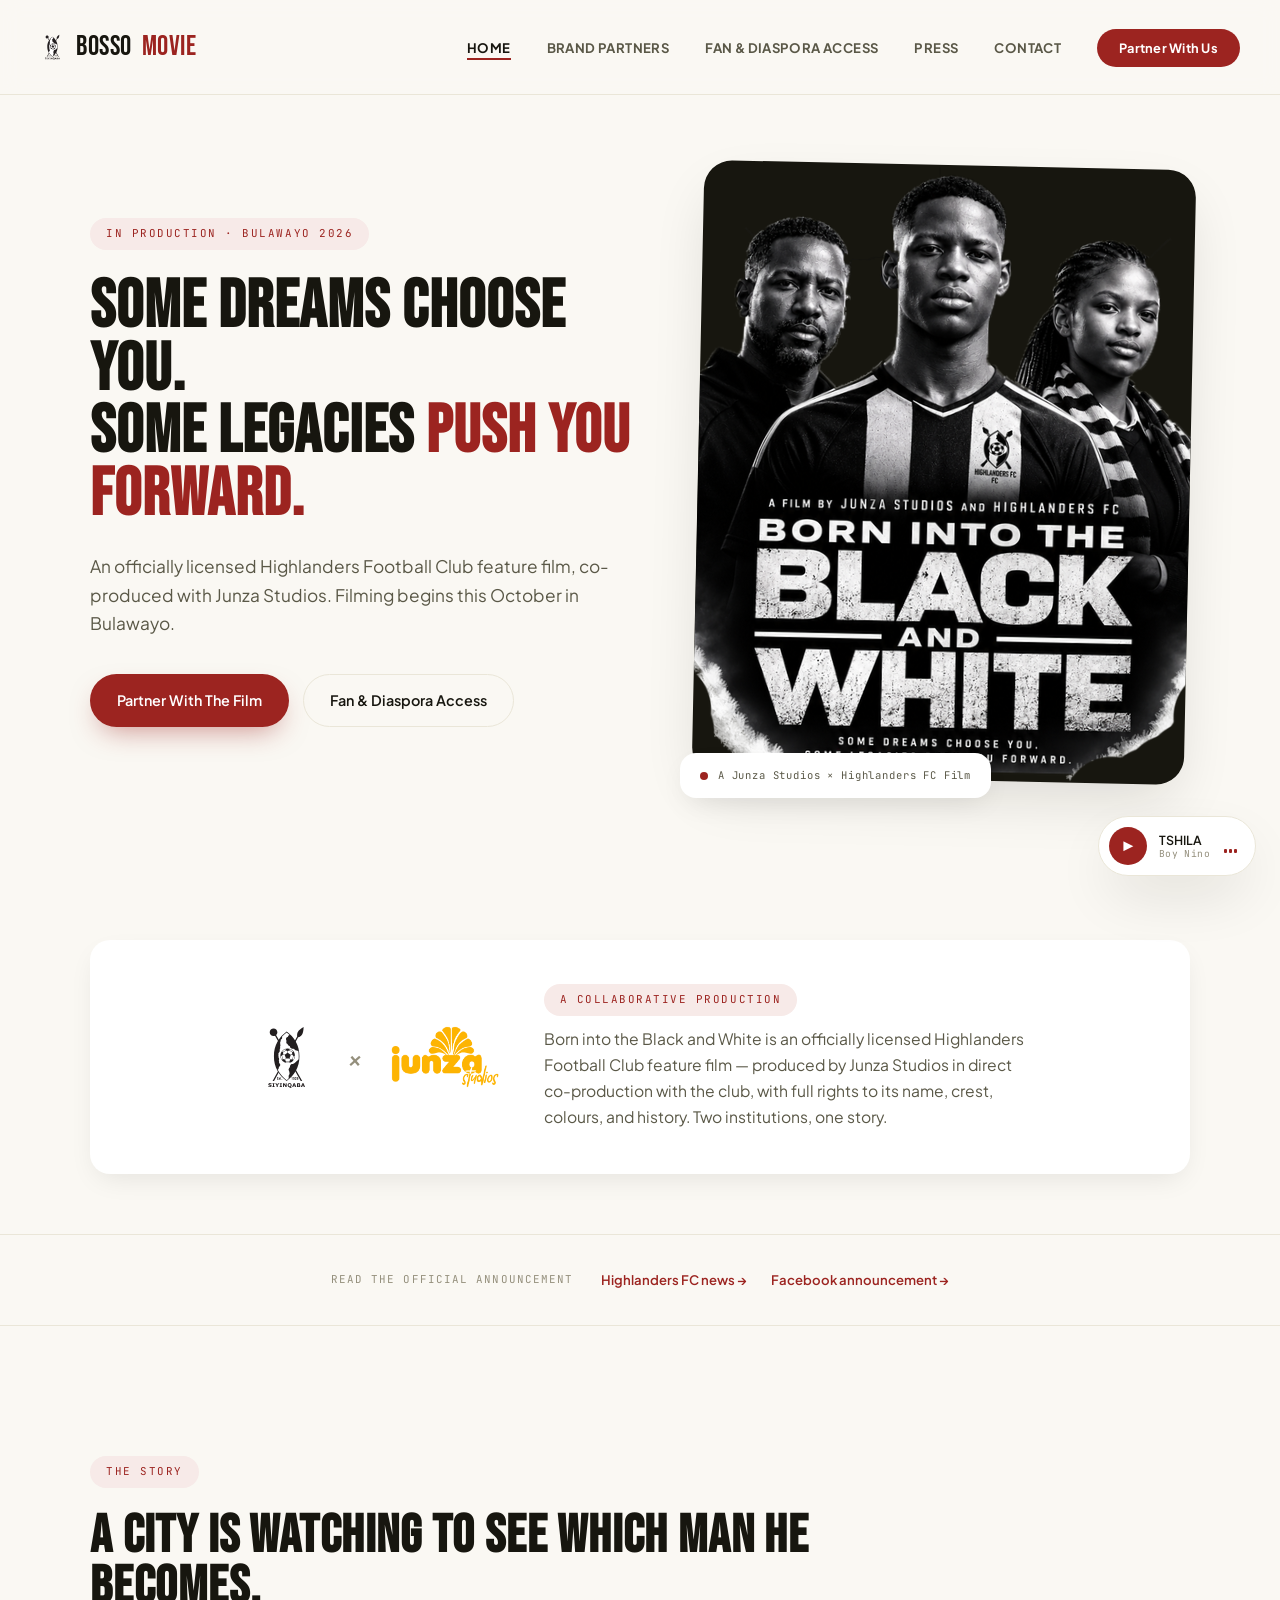
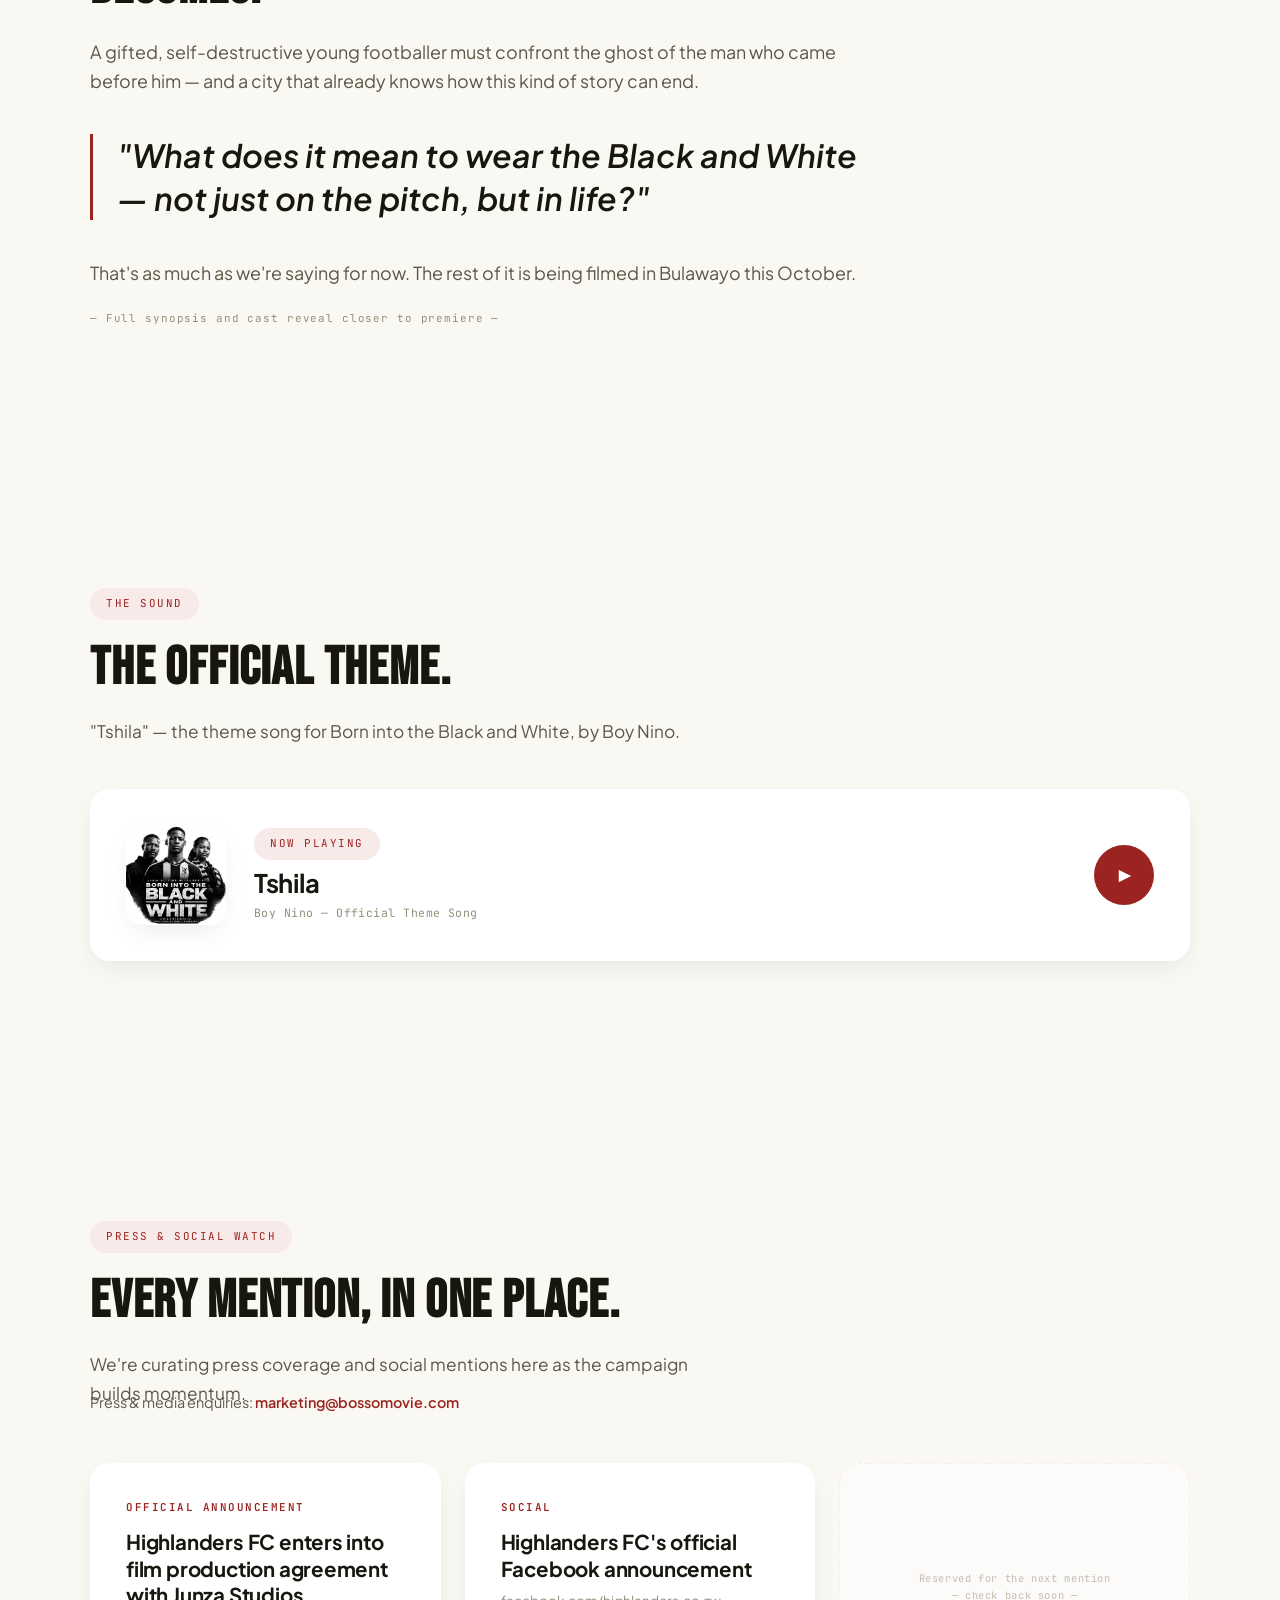
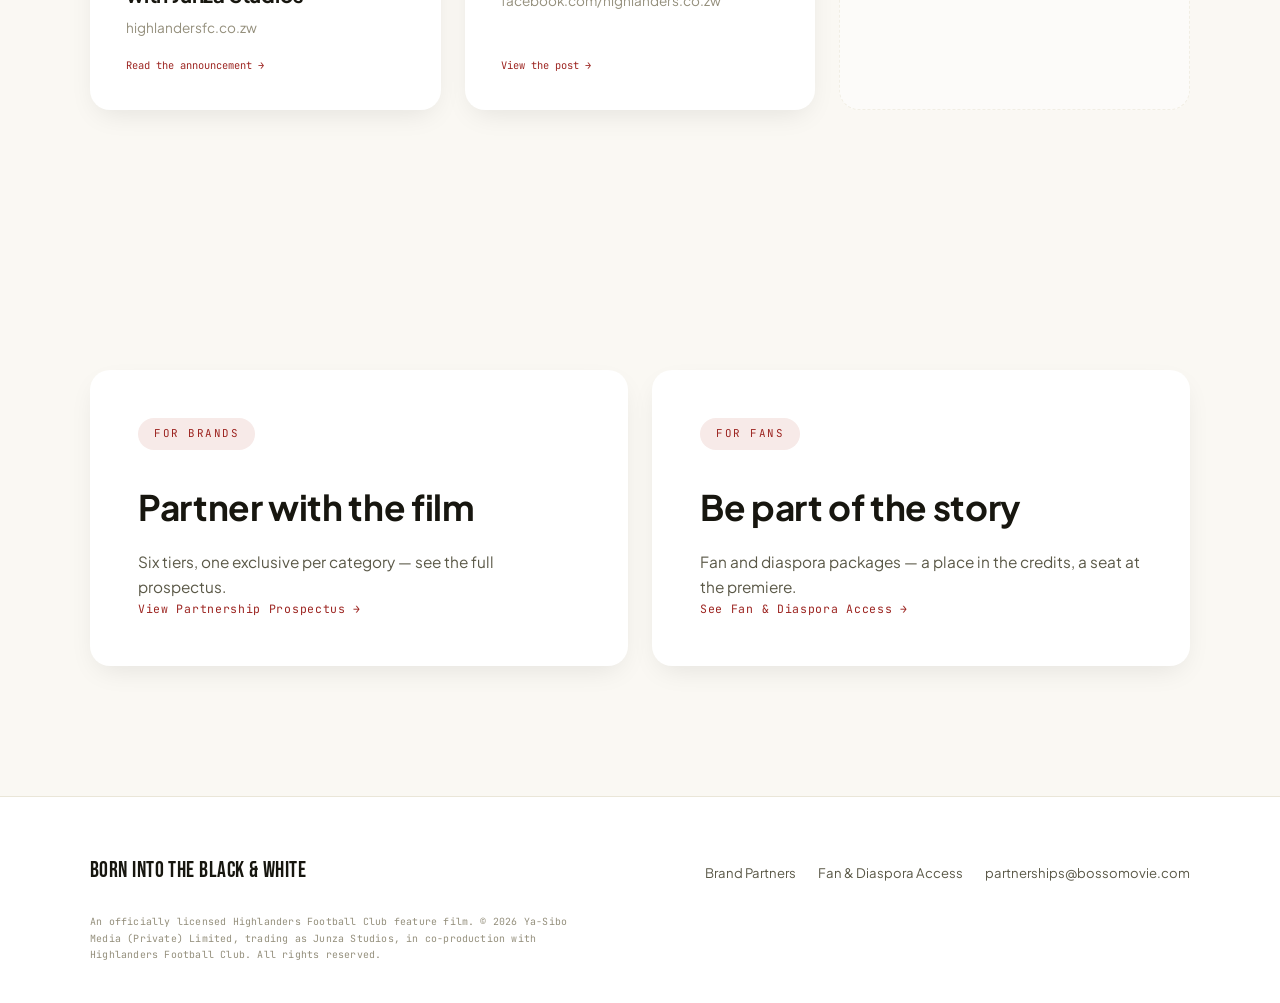
<file: index.html>
<!DOCTYPE html>
<html lang="en">
<head>
<meta charset="UTF-8">
<meta name="viewport" content="width=device-width, initial-scale=1.0">
<title>Bosso Movie — Born into the Black and White</title>
<meta name="description" content="Bosso Movie: Born into the Black and White — an officially licensed Highlanders FC feature film. Some dreams choose you. Some legacies push you forward.">
<meta name="robots" content="index, follow">
<link rel="canonical" href="https://www.bossomovie.com/">
<meta property="og:type" content="website">
<meta property="og:site_name" content="Bosso Movie">
<meta property="og:title" content="Bosso Movie — Born into the Black and White">
<meta property="og:description" content="An officially licensed Highlanders FC feature film. Some dreams choose you. Some legacies push you forward.">
<meta property="og:image" content="https://www.bossomovie.com/assets/poster.png">
<meta property="og:url" content="https://www.bossomovie.com/">
<meta name="twitter:card" content="summary_large_image">
<meta name="twitter:title" content="Bosso Movie — Born into the Black and White">
<meta name="twitter:description" content="An officially licensed Highlanders FC feature film. Some dreams choose you. Some legacies push you forward.">
<meta name="twitter:image" content="https://www.bossomovie.com/assets/poster.png">
<link rel="icon" href="favicon.svg" type="image/svg+xml">
<link rel="icon" href="favicon.ico" sizes="any">
<link rel="apple-touch-icon" href="assets/favicon/apple-touch-icon.png">
<link rel="stylesheet" href="style.css">
<script type="application/ld+json">
{
  "@context": "https://schema.org",
  "@type": "Movie",
  "name": "Born into the Black and White",
  "alternateName": "Bosso Movie",
  "description": "An officially licensed Highlanders Football Club feature film. Some dreams choose you. Some legacies push you forward.",
  "image": "https://www.bossomovie.com/assets/poster.png",
  "url": "https://www.bossomovie.com/",
  "productionCompany": [
    { "@type": "Organization", "name": "Junza Studios" },
    { "@type": "SportsTeam", "name": "Highlanders Football Club" }
  ]
}
</script>
</head>
<body>

<nav class="site-nav">
  <div class="brand" style="display:flex;align-items:center;gap:10px;"><img src="assets/highlanders-logo.svg" alt="" style="height:26px;width:auto;" aria-hidden="true">Bosso <span>Movie</span></div>
  <ul>
    <li><a href="index.html" class="active">Home</a></li>
    <li><a href="partners.html">Brand Partners</a></li>
    <li><a href="fan-access.html">Fan &amp; Diaspora Access</a></li>
    <li><a href="index.html#press">Press</a></li>
    <li><a href="index.html#contact">Contact</a></li>
    <li><a href="partners.html" class="nav-cta">Partner With Us</a></li>
  </ul>
  <button class="menu-toggle" aria-label="Menu">MENU</button>
</nav>

<!-- HERO -->
<header class="hero">
  <div class="wrap">
    <div class="hero-copy reveal">
      <span class="eyebrow">In Production · Bulawayo 2026</span>
      <h1>Some dreams choose you.<br>Some legacies <em>push you forward.</em></h1>
      <p class="lede">An officially licensed Highlanders Football Club feature film, co-produced with Junza Studios. Filming begins this October in Bulawayo.</p>
      <div class="hero-actions">
        <a href="partners.html" class="btn btn-primary">Partner With The Film</a>
        <a href="fan-access.html" class="btn btn-outline">Fan &amp; Diaspora Access</a>
      </div>
    </div>
    <div class="hero-art reveal">
      <div class="frame"><img src="assets/poster.png" alt="Born into the Black and White — official artwork"></div>
      <div class="tag-float"><span class="dot"></span><span>A Junza Studios × Highlanders FC Film</span></div>
    </div>
  </div>
</header>

<!-- COLLABORATION -->
<section class="collab reveal">
  <div class="wrap">
    <div class="card collab-card">
      <div class="collab-logos">
        <img src="assets/highlanders-logo.svg" alt="Highlanders Football Club crest">
        <span class="x">×</span>
        <img src="assets/junza-studios-logo.webp" alt="Junza Studios logo">
      </div>
      <div class="collab-copy">
        <div class="eyebrow" style="margin-bottom:10px;">A Collaborative Production</div>
        <p>Born into the Black and White is an officially licensed Highlanders Football Club feature film — produced by Junza Studios in direct co-production with the club, with full rights to its name, crest, colours, and history. Two institutions, one story.</p>
      </div>
    </div>
  </div>
</section>

<!-- TRUST STRIP -->
<div class="trust reveal">
  <div class="wrap">
    <p>Read the official announcement</p>
    <div class="links">
      <a href="https://highlandersfc.co.zw/news/highlanders-fc-enters-into-film-production-agreement-with-junza-studios" target="_blank" rel="noopener">Highlanders FC news →</a>
      <a href="https://www.facebook.com/highlanders.co.zw/posts/highlanders-fc-enters-into-film-production-agreement-with-junza-studiosread-more/1788392476056149/" target="_blank" rel="noopener">Facebook announcement →</a>
    </div>
  </div>
</div>

<!-- THE STORY (deliberately withheld) -->
<section id="story">
  <div class="wrap">
    <div class="eyebrow reveal">The Story</div>
    <h2 class="section-title reveal">A city is watching to see which man he becomes.</h2>
    <div class="story-copy reveal">
      <p>A gifted, self-destructive young footballer must confront the ghost of the man who came before him — and a city that already knows how this kind of story can end.</p>
      <p class="theme-q">"What does it mean to wear the Black and White — not just on the pitch, but in life?"</p>
      <p>That's as much as we're saying for now. The rest of it is being filmed in Bulawayo this October.</p>
      <div class="veil-note">— Full synopsis and cast reveal closer to premiere —</div>
    </div>
  </div>
</section>

<!-- THE SOUND -->
<section>
  <div class="wrap">
    <div class="eyebrow reveal">The Sound</div>
    <h2 class="section-title reveal">The official theme.</h2>
    <p class="lede reveal">"Tshila" — the theme song for Born into the Black and White, by Boy Nino.</p>
    <div class="sound-card card reveal">
      <div class="sound-art"><img src="assets/poster.png" alt=""></div>
      <div class="sound-info">
        <div class="eyebrow" style="margin-bottom:8px;">Now Playing</div>
        <h3>Tshila</h3>
        <p>Boy Nino — Official Theme Song</p>
      </div>
      <button class="big-play" data-play-theme aria-label="Play theme song">▶</button>
    </div>
  </div>
</section>

<!-- PRESS / SOCIAL WATCH -->
<section id="press">
  <div class="wrap">
    <div class="eyebrow reveal">Press &amp; Social Watch</div>
    <h2 class="section-title reveal">Every mention, in one place.</h2>
    <p class="lede reveal">We're curating press coverage and social mentions here as the campaign builds momentum.</p>
    <p class="lede reveal" style="margin-top:-16px;font-size:0.9rem;">Press &amp; media enquiries: <a href="mailto:marketing@bossomovie.com" style="color:var(--accent);font-weight:600;">marketing@bossomovie.com</a></p>
    <div class="press-grid reveal-stagger">
      <a class="press-card card" href="https://highlandersfc.co.zw/news/highlanders-fc-enters-into-film-production-agreement-with-junza-studios" target="_blank" rel="noopener">
        <div>
          <div class="kind label">Official Announcement</div>
          <h3>Highlanders FC enters into film production agreement with Junza Studios</h3>
          <p class="src-name">highlandersfc.co.zw</p>
        </div>
        <div class="src">Read the announcement →</div>
      </a>
      <a class="press-card card" href="https://www.facebook.com/highlanders.co.zw/posts/highlanders-fc-enters-into-film-production-agreement-with-junza-studiosread-more/1788392476056149/" target="_blank" rel="noopener">
        <div>
          <div class="kind label">Social</div>
          <h3>Highlanders FC's official Facebook announcement</h3>
          <p class="src-name">facebook.com/highlanders.co.zw</p>
        </div>
        <div class="src">View the post →</div>
      </a>
      <div class="press-card placeholder card">
        <p>Reserved for the next mention<br>— check back soon —</p>
      </div>
    </div>
  </div>
</section>

<!-- SPLIT CTA -->
<section>
  <div class="wrap">
    <div class="split-cta reveal-stagger">
      <a href="partners.html">
        <div class="card">
          <div>
            <div class="eyebrow">For Brands</div>
            <h3>Partner with the film</h3>
            <p class="lede" style="font-size:0.96rem;">Six tiers, one exclusive per category — see the full prospectus.</p>
          </div>
          <div class="arrow">View Partnership Prospectus →</div>
        </div>
      </a>
      <a href="fan-access.html">
        <div class="card">
          <div>
            <div class="eyebrow">For Fans</div>
            <h3>Be part of the story</h3>
            <p class="lede" style="font-size:0.96rem;">Fan and diaspora packages — a place in the credits, a seat at the premiere.</p>
          </div>
          <div class="arrow">See Fan &amp; Diaspora Access →</div>
        </div>
      </a>
    </div>
  </div>
</section>

<footer id="contact">
  <div class="wrap">
    <div class="footer-row">
      <div class="brand">Born into the Black &amp; White</div>
      <ul>
        <li><a href="partners.html">Brand Partners</a></li>
        <li><a href="fan-access.html">Fan &amp; Diaspora Access</a></li>
        <li><a href="mailto:partnerships@bossomovie.com">partnerships@bossomovie.com</a></li>
      </ul>
    </div>
    <div class="fine">An officially licensed Highlanders Football Club feature film. © 2026 Ya-Sibo Media (Private) Limited, trading as Junza Studios, in co-production with Highlanders Football Club. All rights reserved.</div>
  </div>
</footer>

<div class="player" id="player">
  <button id="player-toggle" aria-label="Play theme song"><span id="player-icon">▶</span></button>
  <div class="meta">
    <span class="track">TSHILA</span>
    <span class="artist">Boy Nino</span>
  </div>
  <div class="eq"><span></span><span></span><span></span></div>
  <audio id="theme-audio" src="assets/theme-song.mp3" preload="none"></audio>
</div>

<script src="script.js"></script>
</body>
</html>
</file>
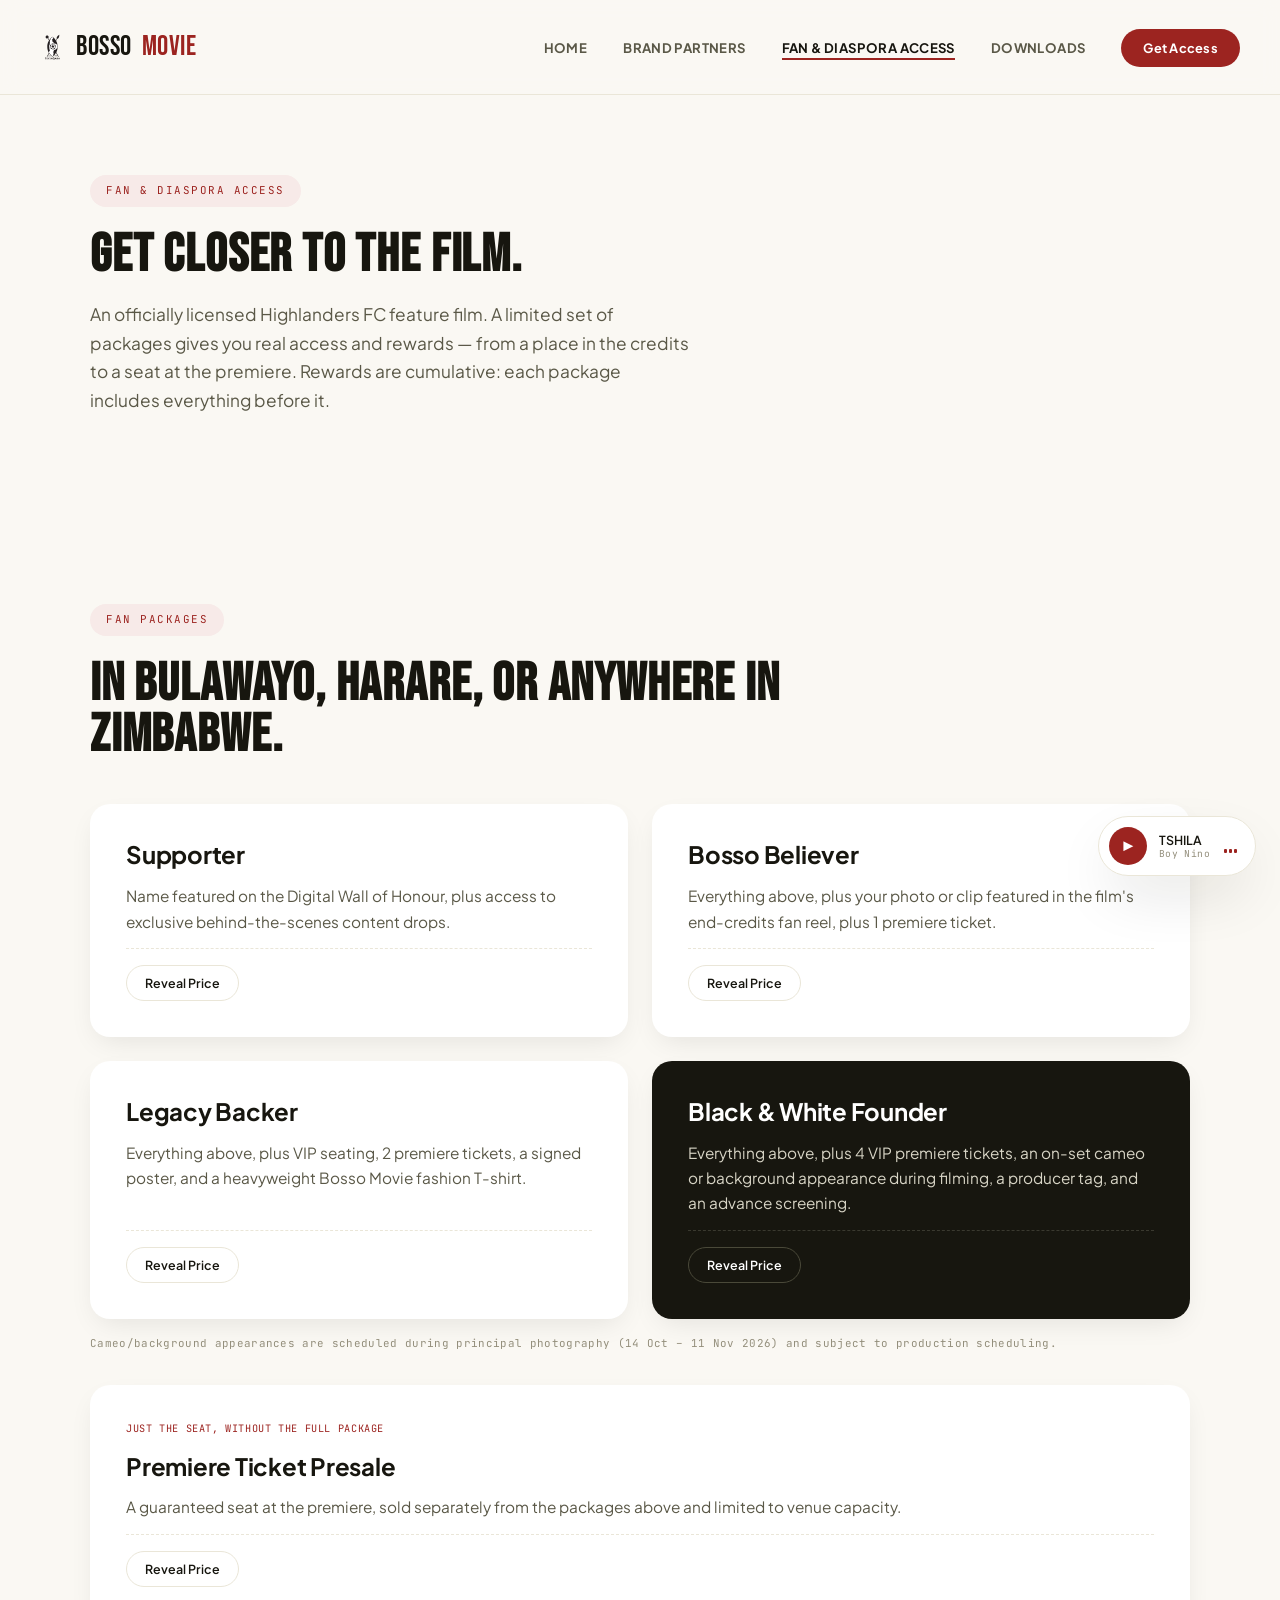
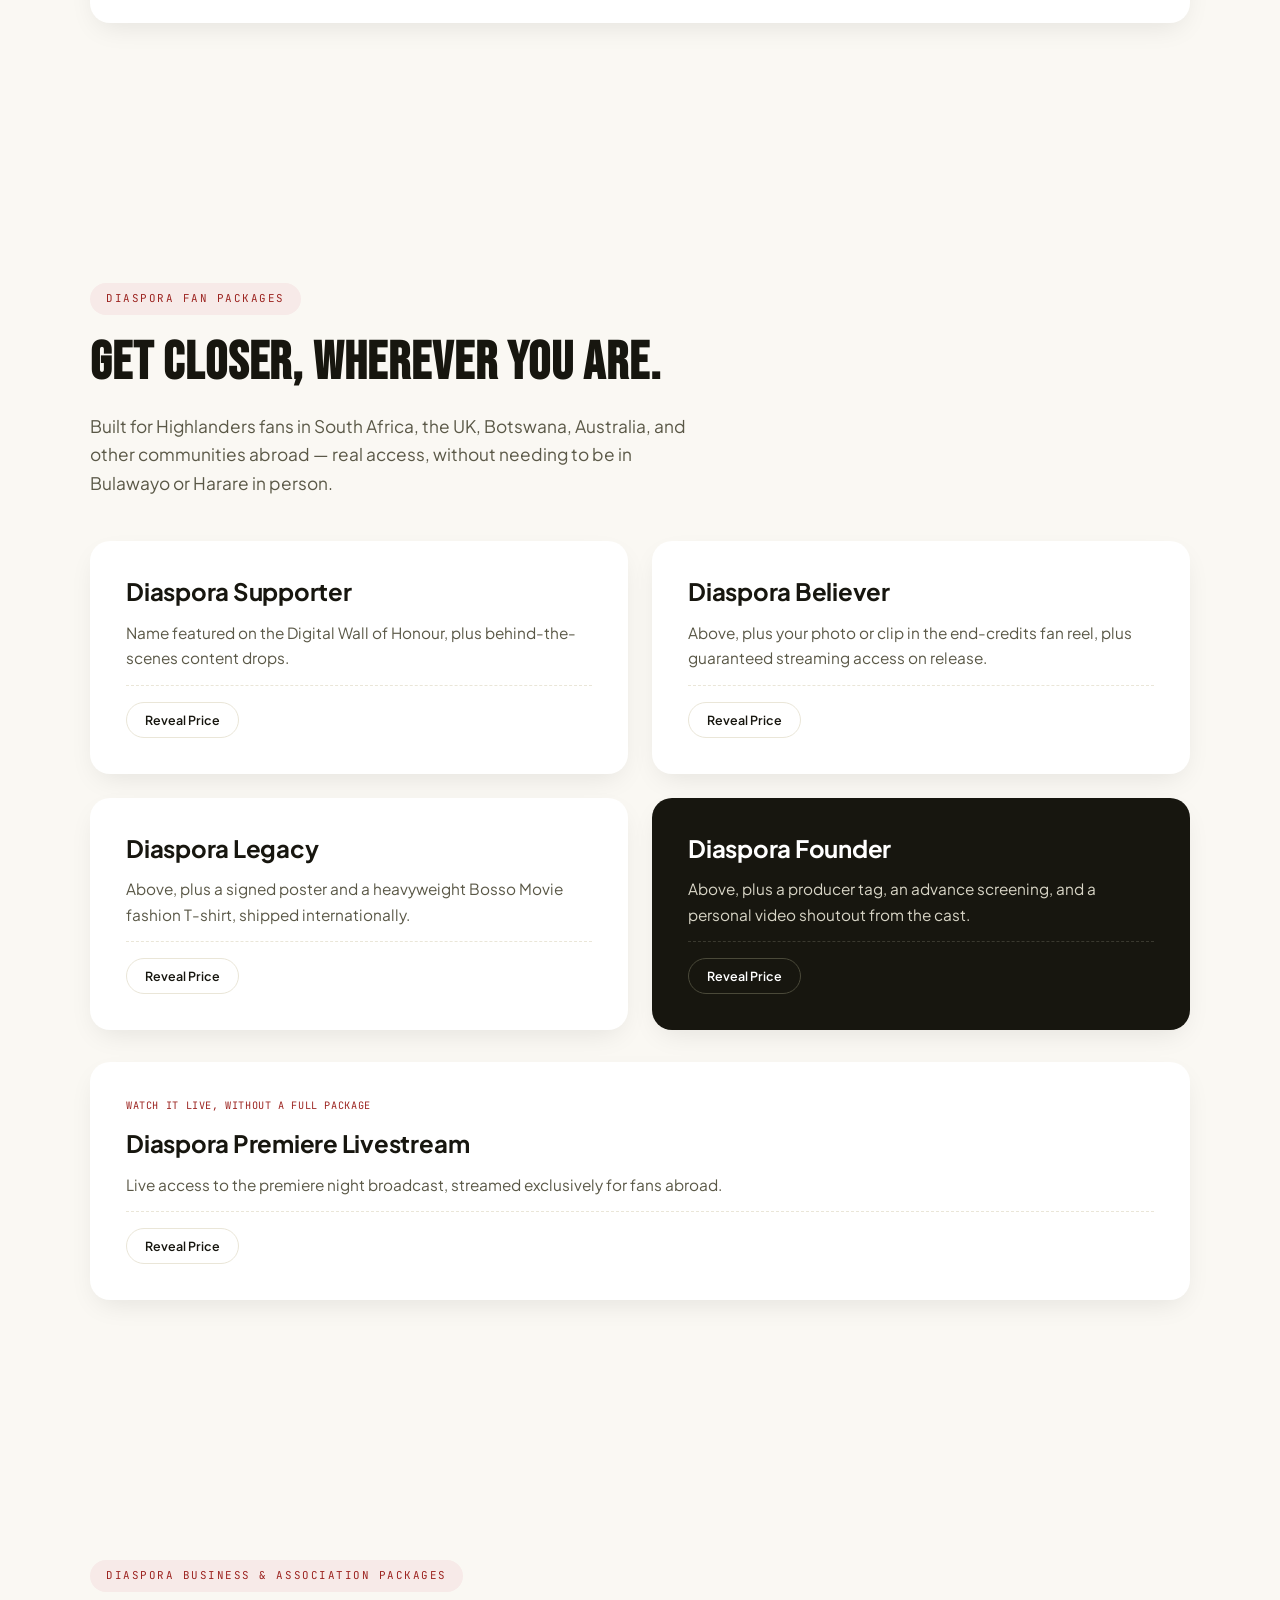
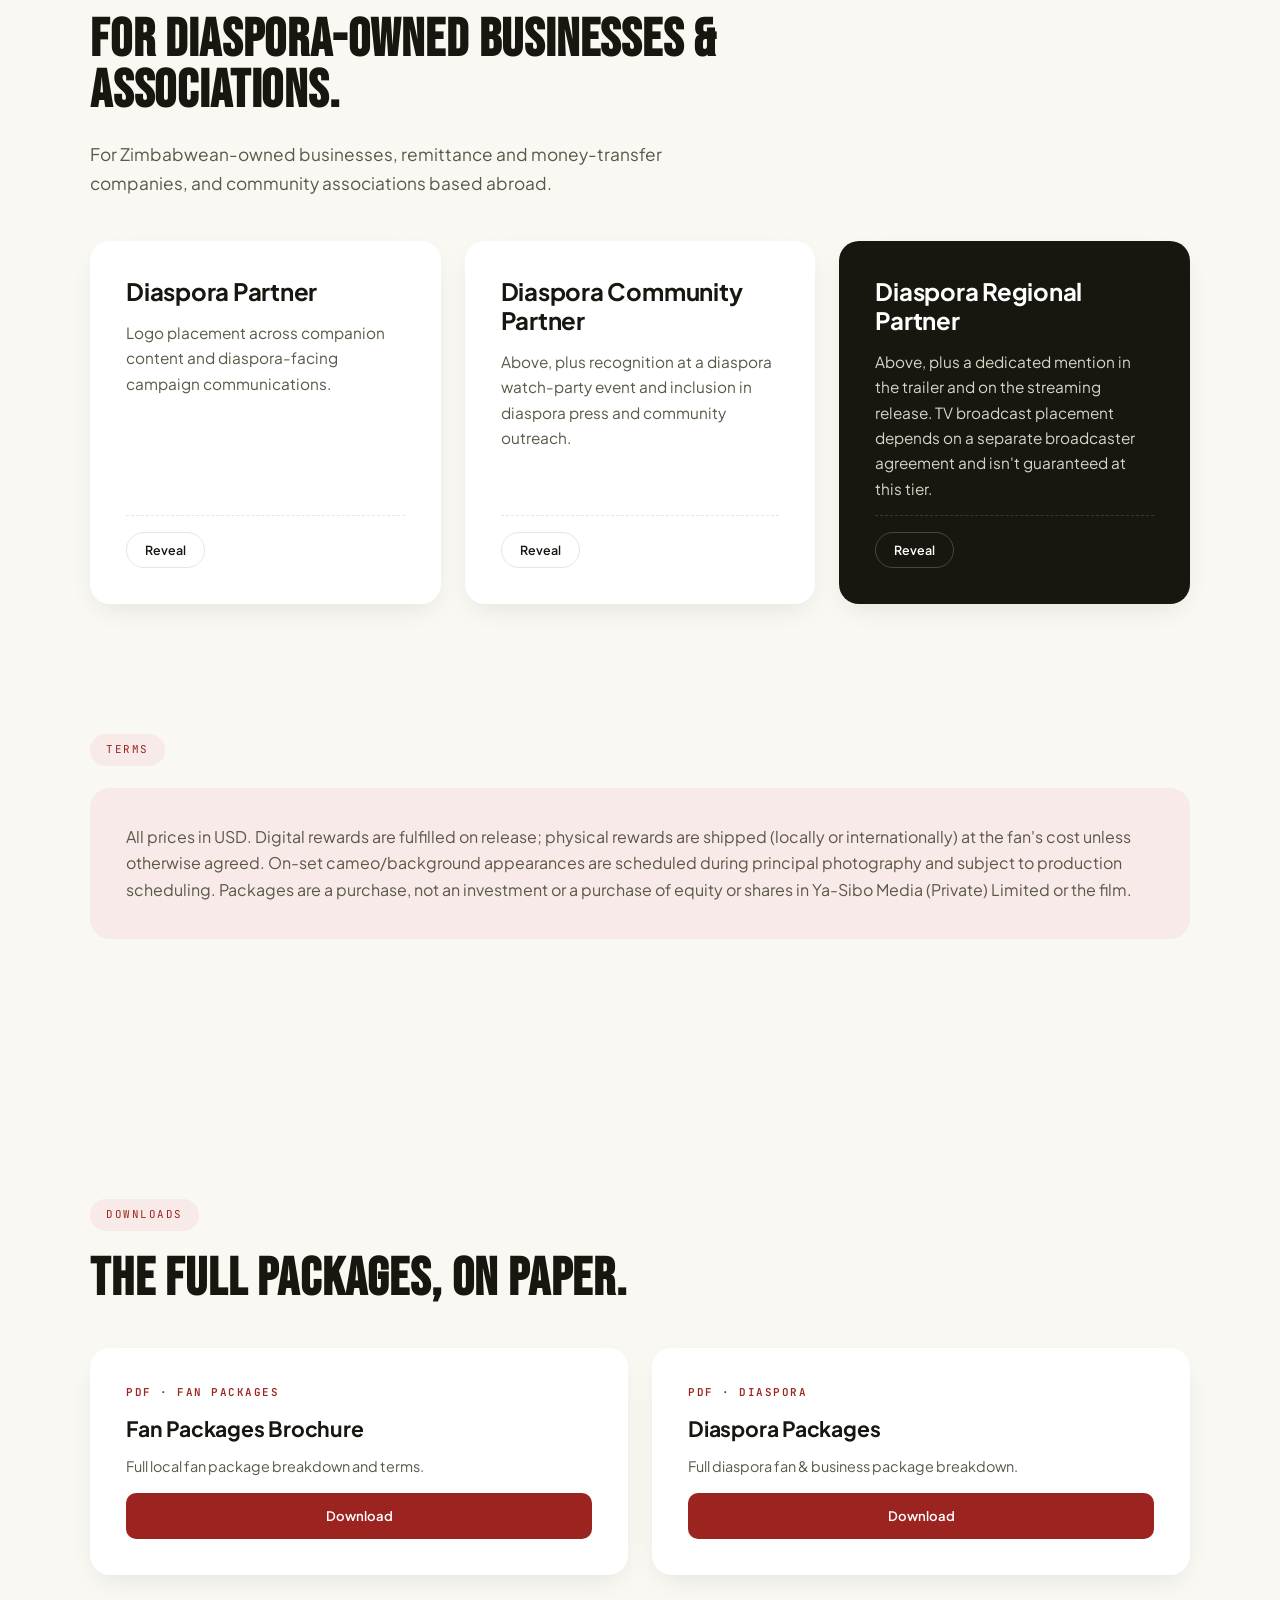
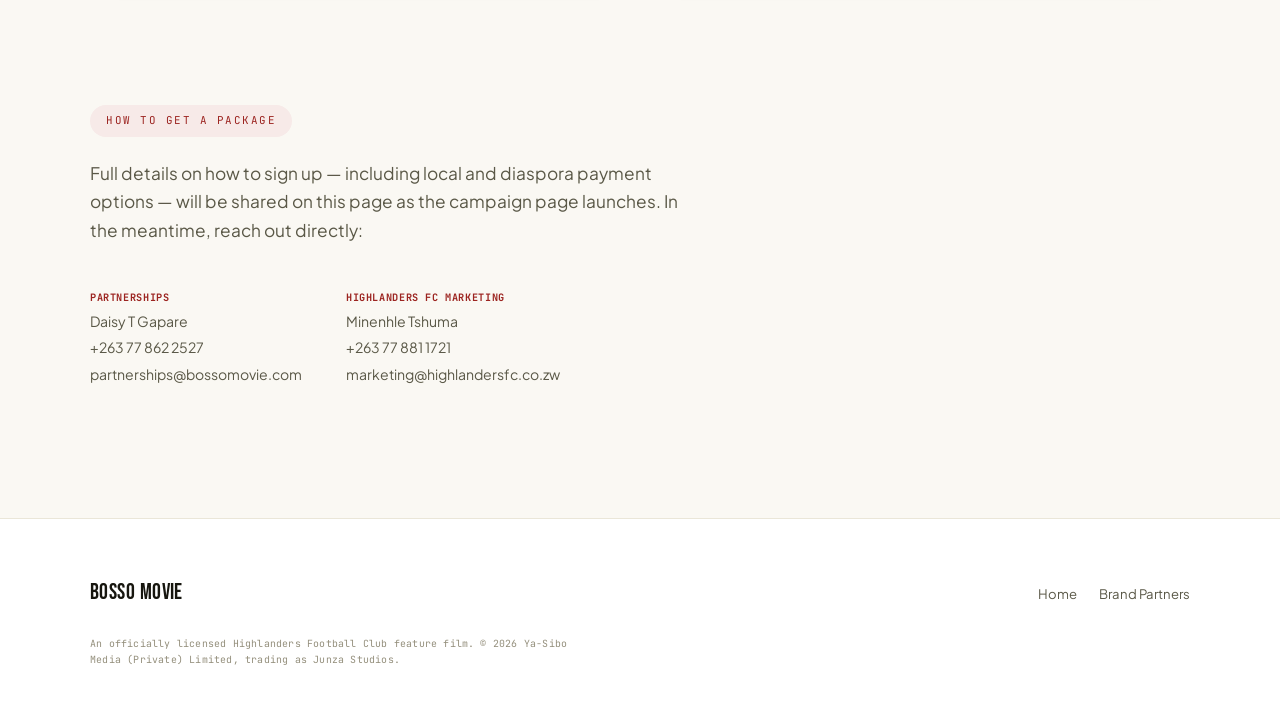
<file: fan-access.html>
<!DOCTYPE html>
<html lang="en">
<head>
<meta charset="UTF-8">
<meta name="viewport" content="width=device-width, initial-scale=1.0">
<title>Fan &amp; Diaspora Access — Bosso Movie (Born into the Black and White)</title>
<meta name="description" content="Fan and diaspora packages for Bosso Movie: Born into the Black and White, an officially licensed Highlanders FC feature film.">
<meta name="robots" content="index, follow">
<link rel="canonical" href="https://www.bossomovie.com/fan-access.html">
<meta property="og:type" content="website">
<meta property="og:site_name" content="Bosso Movie">
<meta property="og:title" content="Fan &amp; Diaspora Access — Bosso Movie">
<meta property="og:description" content="A place in the credits, a seat at the premiere — fan and diaspora packages for Bosso Movie.">
<meta property="og:image" content="https://www.bossomovie.com/assets/poster.png">
<meta property="og:url" content="https://www.bossomovie.com/fan-access.html">
<meta name="twitter:card" content="summary_large_image">
<meta name="twitter:title" content="Fan &amp; Diaspora Access — Bosso Movie">
<meta name="twitter:image" content="https://www.bossomovie.com/assets/poster.png">
<link rel="icon" href="favicon.svg" type="image/svg+xml">
<link rel="icon" href="favicon.ico" sizes="any">
<link rel="apple-touch-icon" href="assets/favicon/apple-touch-icon.png">
<link rel="stylesheet" href="style.css">
</head>
<body>

<nav class="site-nav">
  <div class="brand" style="display:flex;align-items:center;gap:10px;"><img src="assets/highlanders-logo.svg" alt="" style="height:26px;width:auto;" aria-hidden="true">Bosso <span>Movie</span></div>
  <ul>
    <li><a href="index.html">Home</a></li>
    <li><a href="partners.html">Brand Partners</a></li>
    <li><a href="fan-access.html" class="active">Fan &amp; Diaspora Access</a></li>
    <li><a href="#downloads">Downloads</a></li>
    <li><a href="#downloads" class="nav-cta">Get Access</a></li>
  </ul>
  <button class="menu-toggle" aria-label="Menu">MENU</button>
</nav>

<header class="subhero">
  <div class="wrap">
    <div class="eyebrow reveal">Fan &amp; Diaspora Access</div>
    <h1 class="section-title reveal">Get closer to the film.</h1>
    <p class="lede reveal">An officially licensed Highlanders FC feature film. A limited set of packages gives you real access and rewards — from a place in the credits to a seat at the premiere. Rewards are cumulative: each package includes everything before it.</p>
  </div>
</header>

<!-- LOCAL FAN PACKAGES -->
<section>
  <div class="wrap">
    <div class="eyebrow reveal">Fan Packages</div>
    <h2 class="section-title reveal">In Bulawayo, Harare, or anywhere in Zimbabwe.</h2>

    <div class="tier-grid reveal-stagger">
      <div class="card tier-card">
        <h3 class="tier-name">Supporter</h3>
        <p class="desc">Name featured on the Digital Wall of Honour, plus access to exclusive behind-the-scenes content drops.</p>
        <div class="reveal-row"><button class="reveal-btn">Reveal Price</button><span class="price-value">$10</span></div>
      </div>
      <div class="card tier-card">
        <h3 class="tier-name">Bosso Believer</h3>
        <p class="desc">Everything above, plus your photo or clip featured in the film's end-credits fan reel, plus 1 premiere ticket.</p>
        <div class="reveal-row"><button class="reveal-btn">Reveal Price</button><span class="price-value">$50</span></div>
      </div>
      <div class="card tier-card">
        <h3 class="tier-name">Legacy Backer</h3>
        <p class="desc">Everything above, plus VIP seating, 2 premiere tickets, a signed poster, and a heavyweight Bosso Movie fashion T-shirt.</p>
        <div class="reveal-row"><button class="reveal-btn">Reveal Price</button><span class="price-value">$200</span></div>
      </div>
      <div class="card tier-card highlight">
        <h3 class="tier-name">Black &amp; White Founder</h3>
        <p class="desc">Everything above, plus 4 VIP premiere tickets, an on-set cameo or background appearance during filming, a producer tag, and an advance screening.</p>
        <div class="reveal-row"><button class="reveal-btn">Reveal Price</button><span class="price-value">$500</span></div>
      </div>
    </div>
    <p class="cumulative-note">Cameo/background appearances are scheduled during principal photography (14 Oct – 11 Nov 2026) and subject to production scheduling.</p>

    <div class="tier-grid single" style="margin-top:32px;">
      <div class="card tier-card">
        <div class="tier-for">Just the seat, without the full package</div>
        <h3 class="tier-name">Premiere Ticket Presale</h3>
        <p class="desc">A guaranteed seat at the premiere, sold separately from the packages above and limited to venue capacity.</p>
        <div class="reveal-row"><button class="reveal-btn">Reveal Price</button><span class="price-value">$15</span></div>
      </div>
    </div>
  </div>
</section>

<!-- DIASPORA PACKAGES -->
<section>
  <div class="wrap">
    <div class="eyebrow reveal">Diaspora Fan Packages</div>
    <h2 class="section-title reveal">Get closer, wherever you are.</h2>
    <p class="lede reveal">Built for Highlanders fans in South Africa, the UK, Botswana, Australia, and other communities abroad — real access, without needing to be in Bulawayo or Harare in person.</p>

    <div class="tier-grid reveal-stagger">
      <div class="card tier-card">
        <h3 class="tier-name">Diaspora Supporter</h3>
        <p class="desc">Name featured on the Digital Wall of Honour, plus behind-the-scenes content drops.</p>
        <div class="reveal-row"><button class="reveal-btn">Reveal Price</button><span class="price-value">$15</span></div>
      </div>
      <div class="card tier-card">
        <h3 class="tier-name">Diaspora Believer</h3>
        <p class="desc">Above, plus your photo or clip in the end-credits fan reel, plus guaranteed streaming access on release.</p>
        <div class="reveal-row"><button class="reveal-btn">Reveal Price</button><span class="price-value">$60</span></div>
      </div>
      <div class="card tier-card">
        <h3 class="tier-name">Diaspora Legacy</h3>
        <p class="desc">Above, plus a signed poster and a heavyweight Bosso Movie fashion T-shirt, shipped internationally.</p>
        <div class="reveal-row"><button class="reveal-btn">Reveal Price</button><span class="price-value">$220</span></div>
      </div>
      <div class="card tier-card highlight">
        <h3 class="tier-name">Diaspora Founder</h3>
        <p class="desc">Above, plus a producer tag, an advance screening, and a personal video shoutout from the cast.</p>
        <div class="reveal-row"><button class="reveal-btn">Reveal Price</button><span class="price-value">$550</span></div>
      </div>
    </div>

    <div class="tier-grid single" style="margin-top:32px;">
      <div class="card tier-card">
        <div class="tier-for">Watch it live, without a full package</div>
        <h3 class="tier-name">Diaspora Premiere Livestream</h3>
        <p class="desc">Live access to the premiere night broadcast, streamed exclusively for fans abroad.</p>
        <div class="reveal-row"><button class="reveal-btn">Reveal Price</button><span class="price-value">$20</span></div>
      </div>
    </div>
  </div>
</section>

<!-- DIASPORA BUSINESS -->
<section>
  <div class="wrap">
    <div class="eyebrow reveal">Diaspora Business &amp; Association Packages</div>
    <h2 class="section-title reveal">For diaspora-owned businesses &amp; associations.</h2>
    <p class="lede reveal">For Zimbabwean-owned businesses, remittance and money-transfer companies, and community associations based abroad.</p>

    <div class="tier-grid cols-3 reveal-stagger">
      <div class="card tier-card">
        <h3 class="tier-name">Diaspora Partner</h3>
        <p class="desc">Logo placement across companion content and diaspora-facing campaign communications.</p>
        <div class="reveal-row"><button class="reveal-btn">Reveal</button><span class="price-value">$1,500</span></div>
      </div>
      <div class="card tier-card">
        <h3 class="tier-name">Diaspora Community Partner</h3>
        <p class="desc">Above, plus recognition at a diaspora watch-party event and inclusion in diaspora press and community outreach.</p>
        <div class="reveal-row"><button class="reveal-btn">Reveal</button><span class="price-value">$3,000</span></div>
      </div>
      <div class="card tier-card highlight">
        <h3 class="tier-name">Diaspora Regional Partner</h3>
        <p class="desc">Above, plus a dedicated mention in the trailer and on the streaming release. TV broadcast placement depends on a separate broadcaster agreement and isn't guaranteed at this tier.</p>
        <div class="reveal-row"><button class="reveal-btn">Reveal</button><span class="price-value">$5,000</span></div>
      </div>
    </div>
  </div>
</section>

<!-- TERMS -->
<section style="padding-top:0;">
  <div class="wrap">
    <div class="eyebrow reveal">Terms</div>
    <div class="terms-block reveal">
      <p>All prices in USD. Digital rewards are fulfilled on release; physical rewards are shipped (locally or internationally) at the fan's cost unless otherwise agreed. On-set cameo/background appearances are scheduled during principal photography and subject to production scheduling. Packages are a purchase, not an investment or a purchase of equity or shares in Ya-Sibo Media (Private) Limited or the film.</p>
    </div>
  </div>
</section>

<!-- DOWNLOADS -->
<section id="downloads">
  <div class="wrap">
    <div class="eyebrow reveal">Downloads</div>
    <h2 class="section-title reveal">The full packages, on paper.</h2>
    <div class="dl-grid reveal-stagger">
      <div class="card dl-card">
        <div class="label">PDF · Fan Packages</div>
        <h3>Fan Packages Brochure</h3>
        <p>Full local fan package breakdown and terms.</p>
        <a class="dl-btn" href="assets/Fan-Packages-Brochure.pdf" download>Download</a>
      </div>
      <div class="card dl-card">
        <div class="label">PDF · Diaspora</div>
        <h3>Diaspora Packages</h3>
        <p>Full diaspora fan &amp; business package breakdown.</p>
        <a class="dl-btn" href="assets/Diaspora-Packages.pdf" download>Download</a>
      </div>
    </div>
  </div>
</section>

<!-- HOW TO GET A PACKAGE -->
<section style="padding-top:0;">
  <div class="wrap">
    <div class="eyebrow reveal">How To Get A Package</div>
    <p class="lede reveal">Full details on how to sign up — including local and diaspora payment options — will be shared on this page as the campaign page launches. In the meantime, reach out directly:</p>
    <div class="contact-people reveal">
      <div class="who"><b>Partnerships</b>Daisy T Gapare<br>+263 77 862 2527<br>partnerships@bossomovie.com</div>
      <div class="who"><b>Highlanders FC Marketing</b>Minenhle Tshuma<br>+263 77 881 1721<br>marketing@highlandersfc.co.zw</div>
    </div>
  </div>
</section>

<footer>
  <div class="wrap">
    <div class="footer-row">
      <div class="brand">Bosso Movie</div>
      <ul>
        <li><a href="index.html">Home</a></li>
        <li><a href="partners.html">Brand Partners</a></li>
      </ul>
    </div>
    <div class="fine">An officially licensed Highlanders Football Club feature film. © 2026 Ya-Sibo Media (Private) Limited, trading as Junza Studios.</div>
  </div>
</footer>

<div class="player" id="player">
  <button id="player-toggle" aria-label="Play theme song"><span id="player-icon">▶</span></button>
  <div class="meta">
    <span class="track">TSHILA</span>
    <span class="artist">Boy Nino</span>
  </div>
  <div class="eq"><span></span><span></span><span></span></div>
  <audio id="theme-audio" src="assets/theme-song.mp3" preload="none"></audio>
</div>

<script src="script.js"></script>
</body>
</html>
</file>
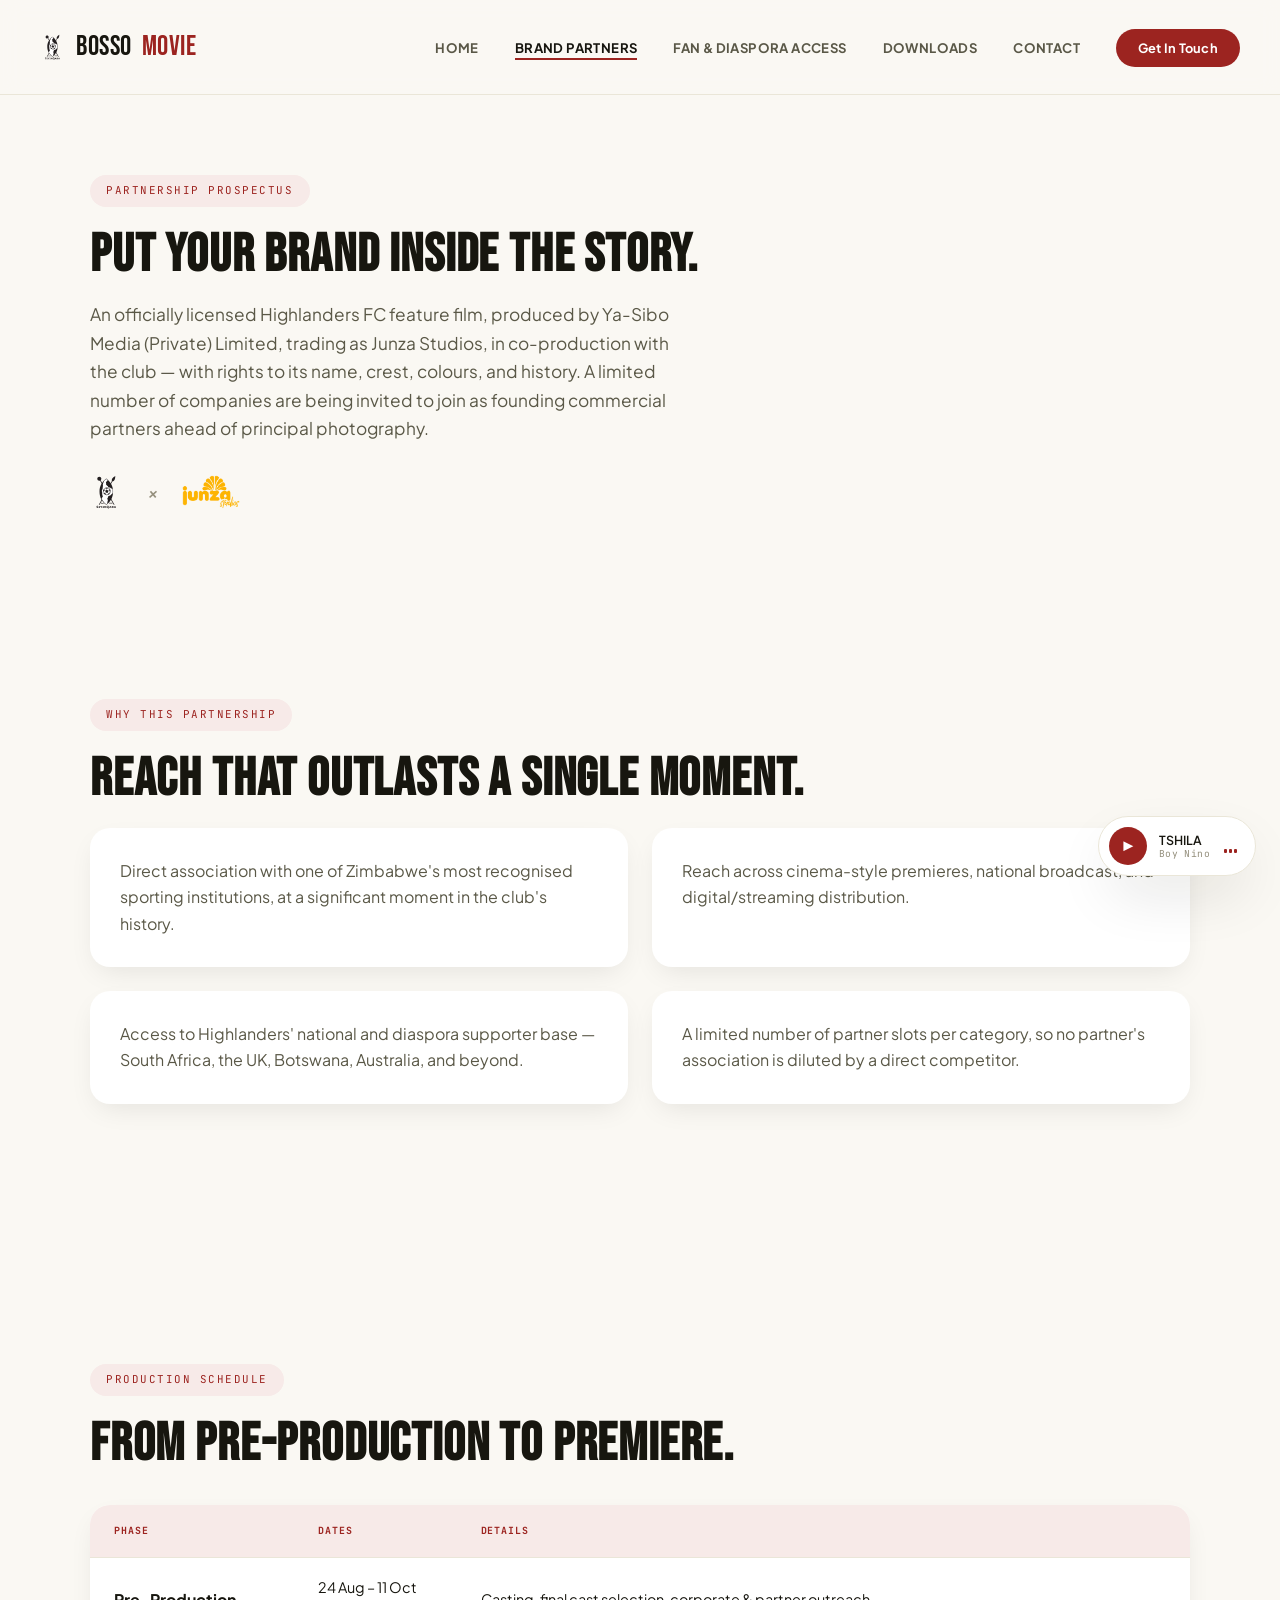
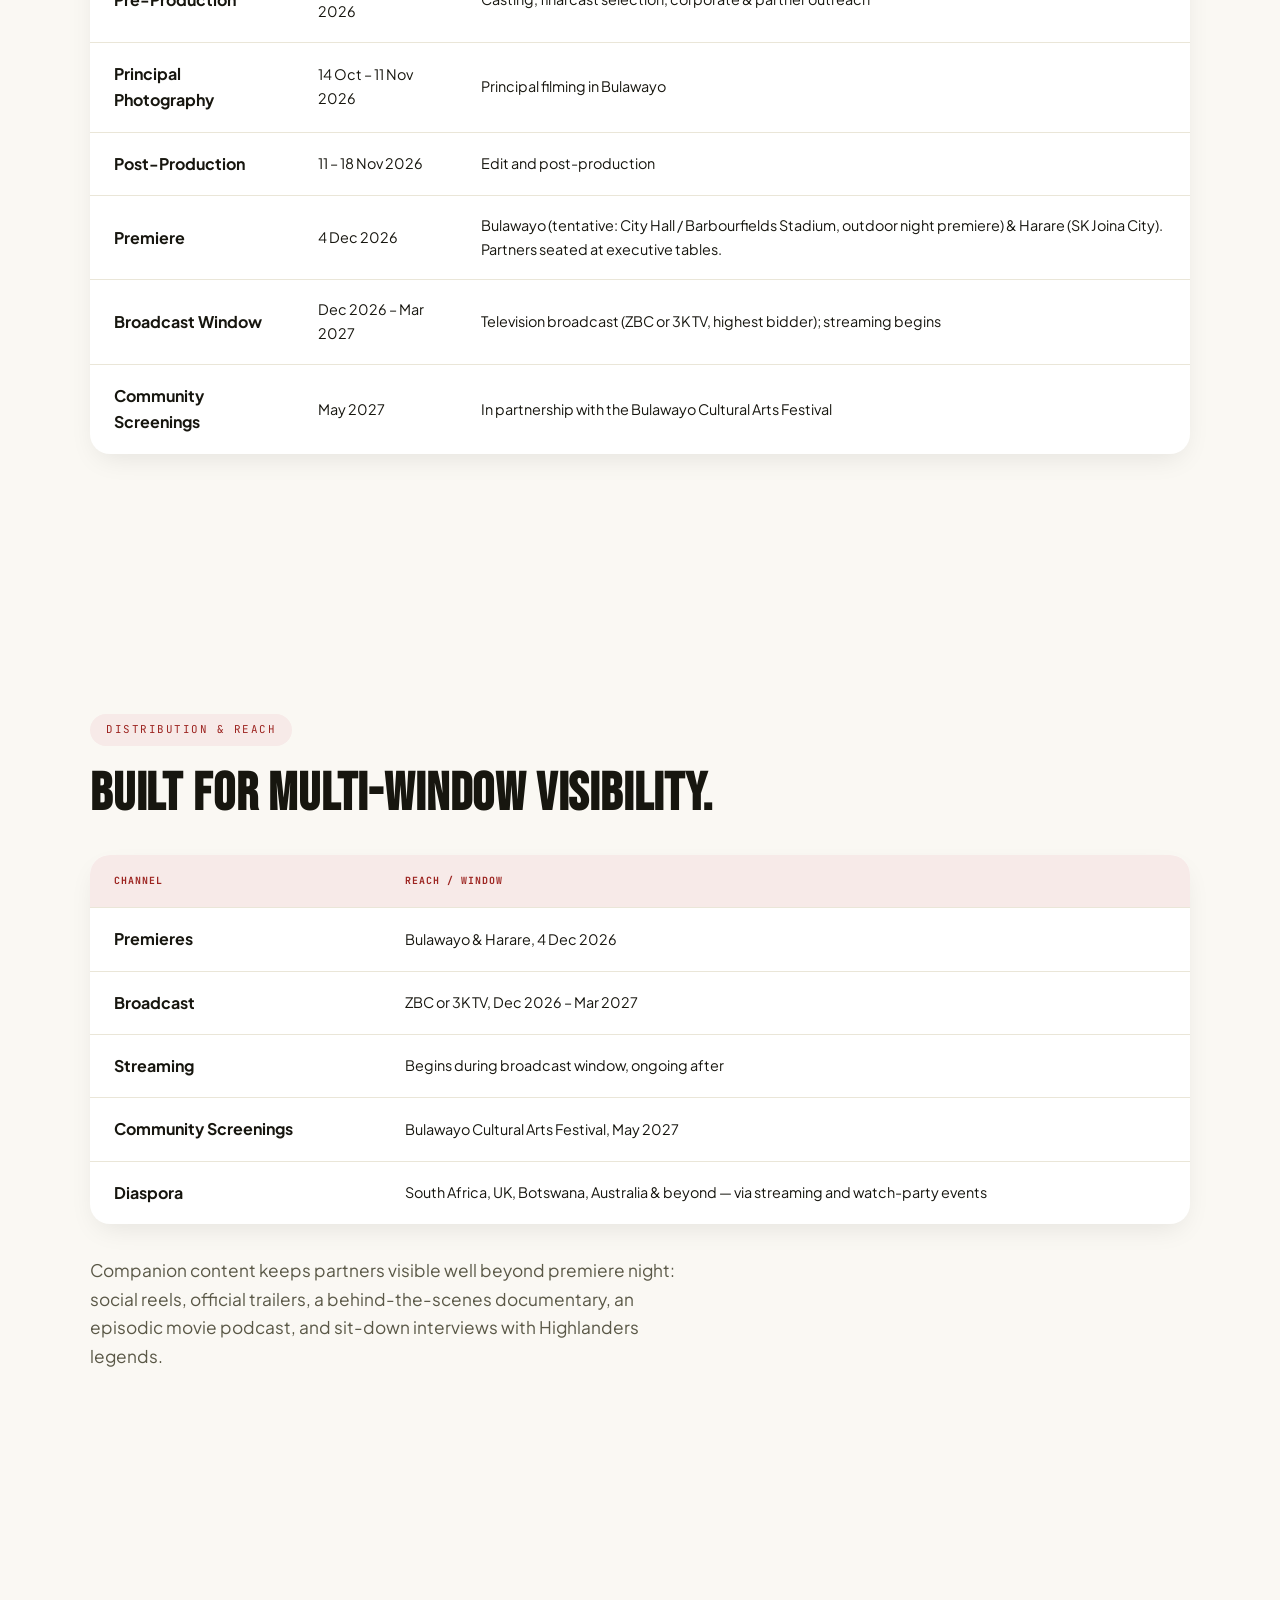
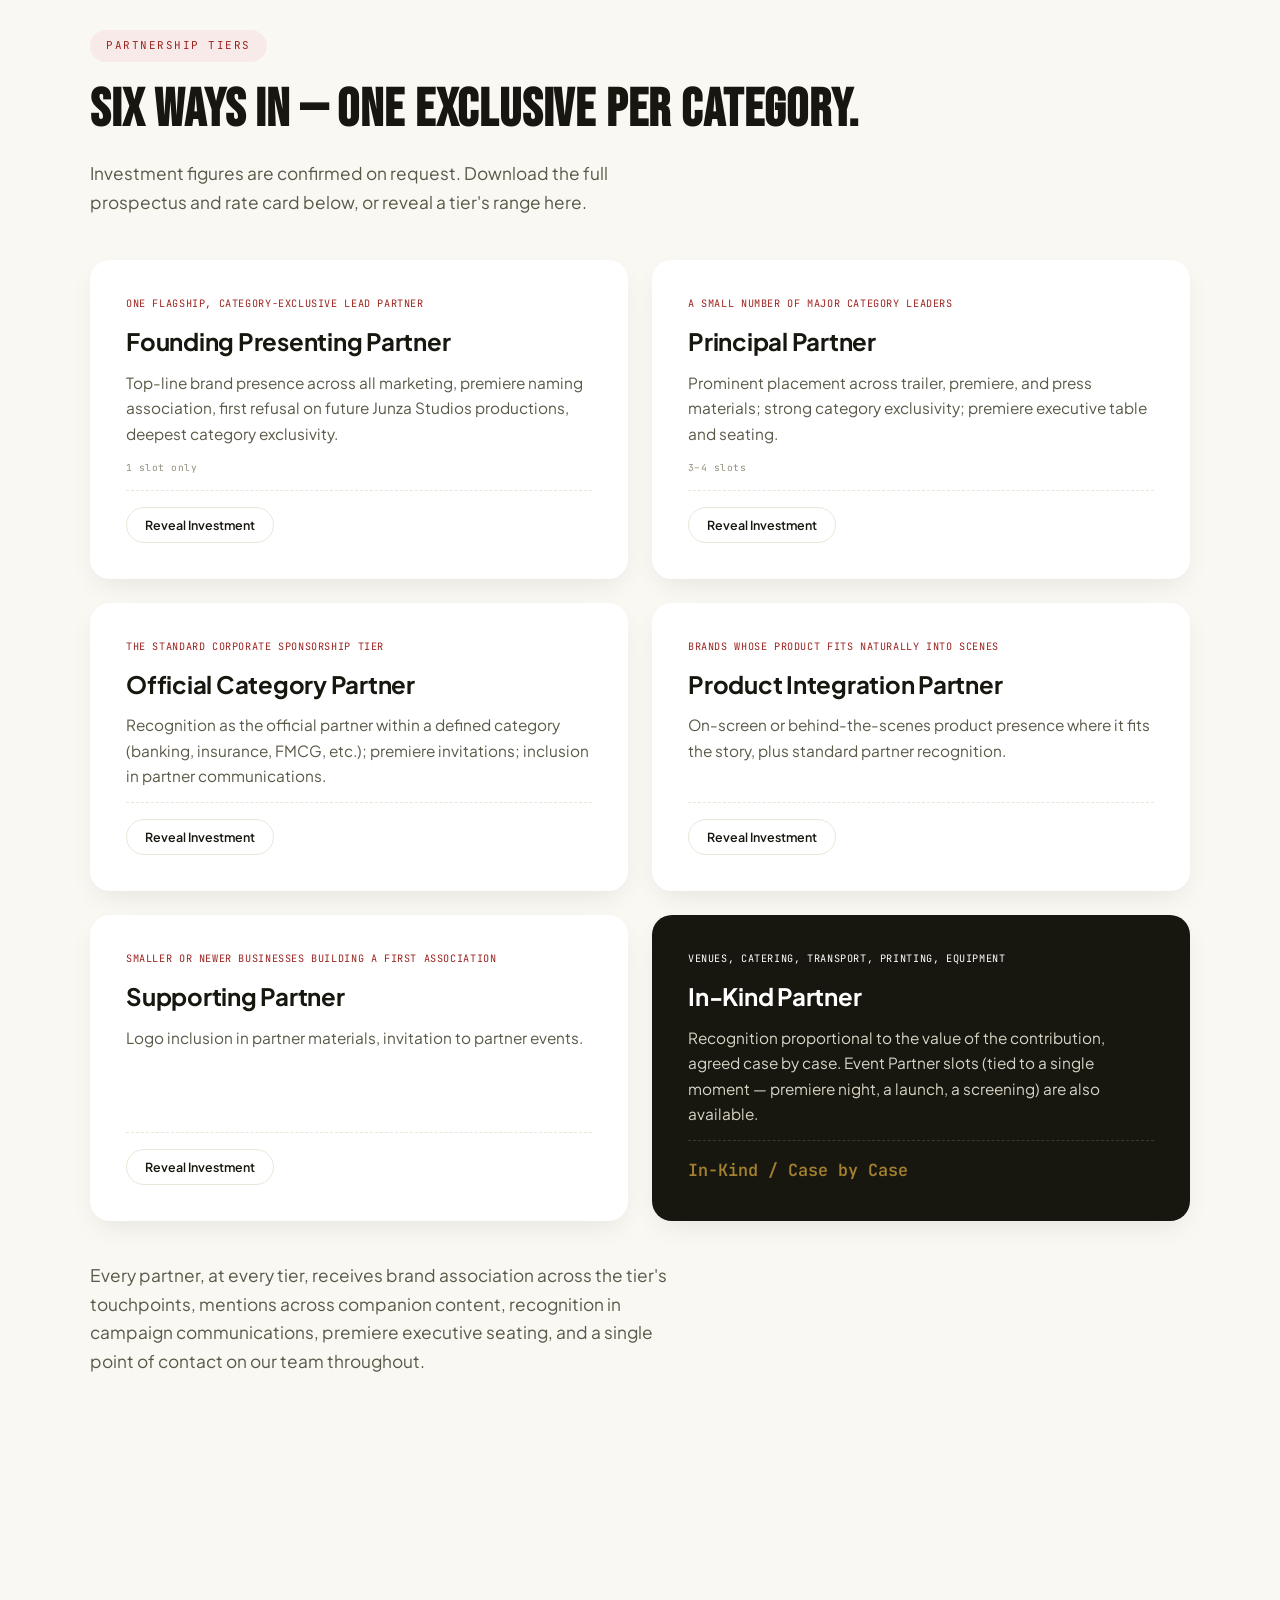
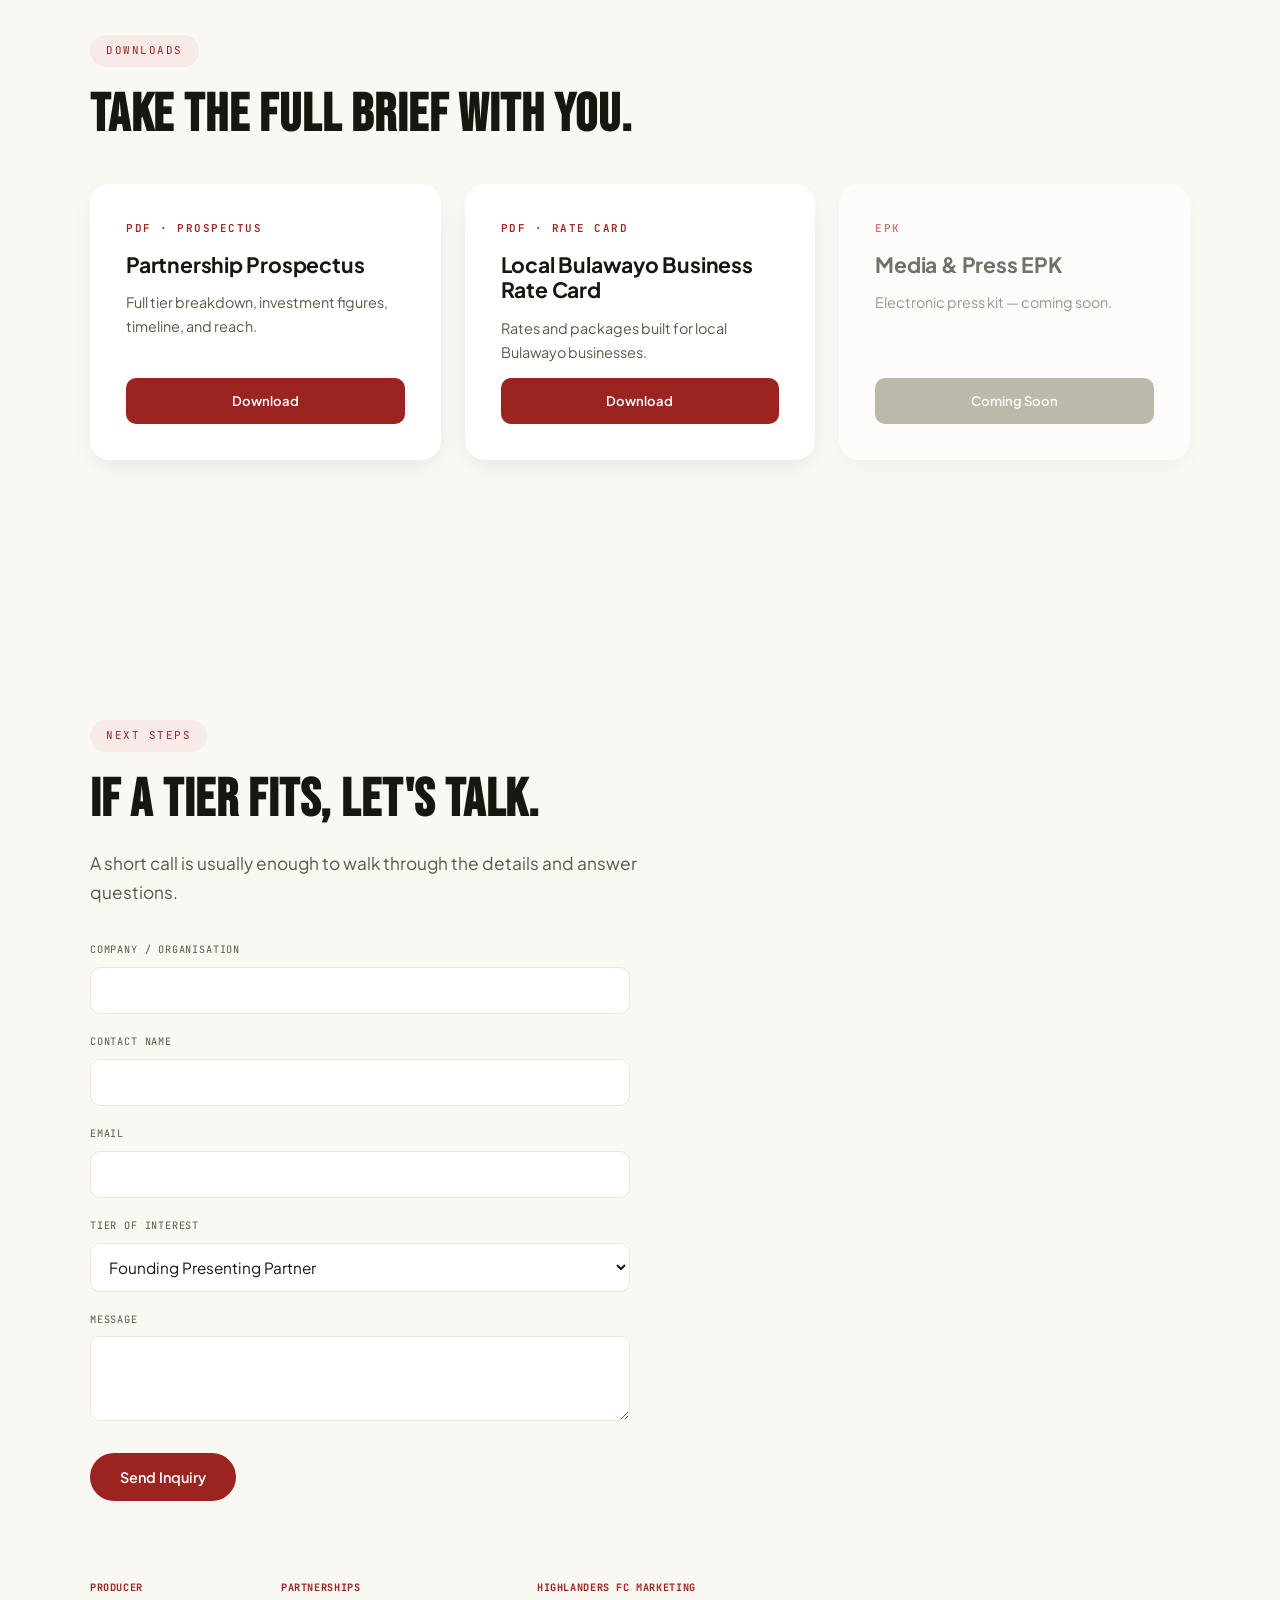
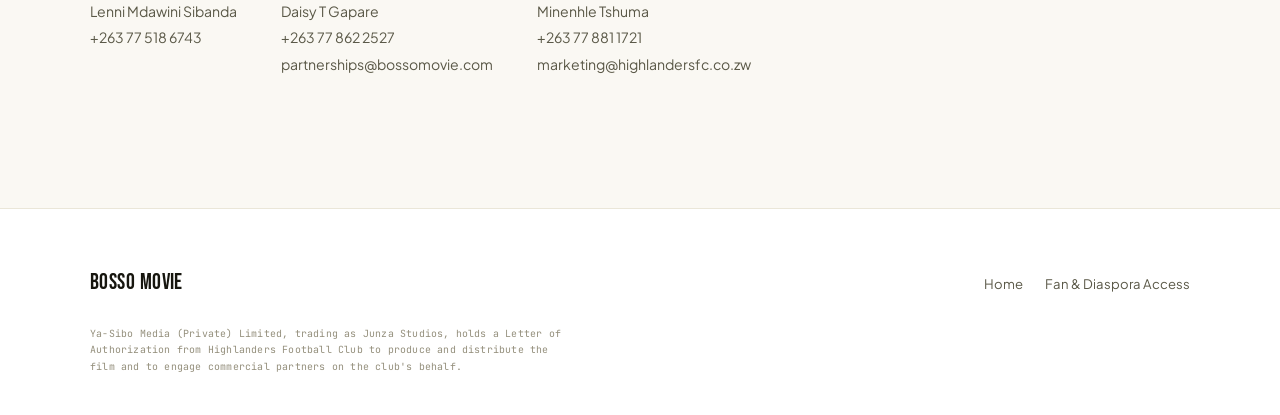
<file: partners.html>
<!DOCTYPE html>
<html lang="en">
<head>
<meta charset="UTF-8">
<meta name="viewport" content="width=device-width, initial-scale=1.0">
<title>Partner With Us — Bosso Movie (Born into the Black and White)</title>
<meta name="description" content="Partnership tiers for Bosso Movie: Born into the Black and White, an officially licensed Highlanders FC feature film.">
<meta name="robots" content="index, follow">
<link rel="canonical" href="https://www.bossomovie.com/partners.html">
<meta property="og:type" content="website">
<meta property="og:site_name" content="Bosso Movie">
<meta property="og:title" content="Partner With Us — Bosso Movie">
<meta property="og:description" content="Six partnership tiers on an officially licensed Highlanders FC feature film.">
<meta property="og:image" content="https://www.bossomovie.com/assets/poster.png">
<meta property="og:url" content="https://www.bossomovie.com/partners.html">
<meta name="twitter:card" content="summary_large_image">
<meta name="twitter:title" content="Partner With Us — Bosso Movie">
<meta name="twitter:image" content="https://www.bossomovie.com/assets/poster.png">
<link rel="icon" href="favicon.svg" type="image/svg+xml">
<link rel="icon" href="favicon.ico" sizes="any">
<link rel="apple-touch-icon" href="assets/favicon/apple-touch-icon.png">
<link rel="stylesheet" href="style.css">
</head>
<body>

<nav class="site-nav">
  <div class="brand" style="display:flex;align-items:center;gap:10px;"><img src="assets/highlanders-logo.svg" alt="" style="height:26px;width:auto;" aria-hidden="true">Bosso <span>Movie</span></div>
  <ul>
    <li><a href="index.html">Home</a></li>
    <li><a href="partners.html" class="active">Brand Partners</a></li>
    <li><a href="fan-access.html">Fan &amp; Diaspora Access</a></li>
    <li><a href="#downloads">Downloads</a></li>
    <li><a href="#contact">Contact</a></li>
    <li><a href="#contact" class="nav-cta">Get In Touch</a></li>
  </ul>
  <button class="menu-toggle" aria-label="Menu">MENU</button>
</nav>

<header class="subhero">
  <div class="wrap">
    <div class="eyebrow reveal">Partnership Prospectus</div>
    <h1 class="section-title reveal">Put your brand inside the story.</h1>
    <p class="lede reveal">An officially licensed Highlanders FC feature film, produced by Ya-Sibo Media (Private) Limited, trading as Junza Studios, in co-production with the club — with rights to its name, crest, colours, and history. A limited number of companies are being invited to join as founding commercial partners ahead of principal photography.</p>
    <div class="trust-logos reveal" style="margin-top:32px;">
      <img src="assets/highlanders-logo.svg" alt="Highlanders Football Club crest">
      <span class="x">×</span>
      <img src="assets/junza-studios-logo.webp" alt="Junza Studios logo">
    </div>
  </div>
</header>

<!-- WHY -->
<section>
  <div class="wrap">
    <div class="eyebrow reveal">Why This Partnership</div>
    <h2 class="section-title reveal">Reach that outlasts a single moment.</h2>
    <div class="why-grid reveal-stagger">
      <div class="card"><p>Direct association with one of Zimbabwe's most recognised sporting institutions, at a significant moment in the club's history.</p></div>
      <div class="card"><p>Reach across cinema-style premieres, national broadcast, and digital/streaming distribution.</p></div>
      <div class="card"><p>Access to Highlanders' national and diaspora supporter base — South Africa, the UK, Botswana, Australia, and beyond.</p></div>
      <div class="card"><p>A limited number of partner slots per category, so no partner's association is diluted by a direct competitor.</p></div>
    </div>
  </div>
</section>

<!-- TIMELINE -->
<section>
  <div class="wrap">
    <div class="eyebrow reveal">Production Schedule</div>
    <h2 class="section-title reveal">From pre-production to premiere.</h2>
    <div class="table-card reveal">
      <table class="data-table">
        <thead><tr><th>Phase</th><th>Dates</th><th>Details</th></tr></thead>
        <tbody>
          <tr><td class="phase">Pre-Production</td><td>24 Aug – 11 Oct 2026</td><td>Casting, final cast selection, corporate &amp; partner outreach</td></tr>
          <tr><td class="phase">Principal Photography</td><td>14 Oct – 11 Nov 2026</td><td>Principal filming in Bulawayo</td></tr>
          <tr><td class="phase">Post-Production</td><td>11 – 18 Nov 2026</td><td>Edit and post-production</td></tr>
          <tr><td class="phase">Premiere</td><td>4 Dec 2026</td><td>Bulawayo (tentative: City Hall / Barbourfields Stadium, outdoor night premiere) &amp; Harare (SK Joina City). Partners seated at executive tables.</td></tr>
          <tr><td class="phase">Broadcast Window</td><td>Dec 2026 – Mar 2027</td><td>Television broadcast (ZBC or 3K TV, highest bidder); streaming begins</td></tr>
          <tr><td class="phase">Community Screenings</td><td>May 2027</td><td>In partnership with the Bulawayo Cultural Arts Festival</td></tr>
        </tbody>
      </table>
    </div>
  </div>
</section>

<!-- DISTRIBUTION -->
<section>
  <div class="wrap">
    <div class="eyebrow reveal">Distribution &amp; Reach</div>
    <h2 class="section-title reveal">Built for multi-window visibility.</h2>
    <div class="table-card reveal">
      <table class="data-table">
        <thead><tr><th>Channel</th><th>Reach / Window</th></tr></thead>
        <tbody>
          <tr><td class="phase">Premieres</td><td>Bulawayo &amp; Harare, 4 Dec 2026</td></tr>
          <tr><td class="phase">Broadcast</td><td>ZBC or 3K TV, Dec 2026 – Mar 2027</td></tr>
          <tr><td class="phase">Streaming</td><td>Begins during broadcast window, ongoing after</td></tr>
          <tr><td class="phase">Community Screenings</td><td>Bulawayo Cultural Arts Festival, May 2027</td></tr>
          <tr><td class="phase">Diaspora</td><td>South Africa, UK, Botswana, Australia &amp; beyond — via streaming and watch-party events</td></tr>
        </tbody>
      </table>
    </div>
    <p class="lede reveal" style="margin-top:32px;">Companion content keeps partners visible well beyond premiere night: social reels, official trailers, a behind-the-scenes documentary, an episodic movie podcast, and sit-down interviews with Highlanders legends.</p>
  </div>
</section>

<!-- TIERS -->
<section>
  <div class="wrap">
    <div class="eyebrow reveal">Partnership Tiers</div>
    <h2 class="section-title reveal">Six ways in — one exclusive per category.</h2>
    <p class="lede reveal">Investment figures are confirmed on request. Download the full prospectus and rate card below, or reveal a tier's range here.</p>

    <div class="tier-grid reveal-stagger">
      <div class="card tier-card">
        <div class="tier-for">One flagship, category-exclusive lead partner</div>
        <h3 class="tier-name">Founding Presenting Partner</h3>
        <p class="desc">Top-line brand presence across all marketing, premiere naming association, first refusal on future Junza Studios productions, deepest category exclusivity.</p>
        <span class="cap">1 slot only</span>
        <div class="reveal-row">
          <button class="reveal-btn">Reveal Investment</button>
          <span class="price-value">$20,000 – $30,000</span>
        </div>
      </div>

      <div class="card tier-card">
        <div class="tier-for">A small number of major category leaders</div>
        <h3 class="tier-name">Principal Partner</h3>
        <p class="desc">Prominent placement across trailer, premiere, and press materials; strong category exclusivity; premiere executive table and seating.</p>
        <span class="cap">3–4 slots</span>
        <div class="reveal-row">
          <button class="reveal-btn">Reveal Investment</button>
          <span class="price-value">$10,000 – $15,000</span>
        </div>
      </div>

      <div class="card tier-card">
        <div class="tier-for">The standard corporate sponsorship tier</div>
        <h3 class="tier-name">Official Category Partner</h3>
        <p class="desc">Recognition as the official partner within a defined category (banking, insurance, FMCG, etc.); premiere invitations; inclusion in partner communications.</p>
        <div class="reveal-row">
          <button class="reveal-btn">Reveal Investment</button>
          <span class="price-value">$5,000 – $10,000</span>
        </div>
      </div>

      <div class="card tier-card">
        <div class="tier-for">Brands whose product fits naturally into scenes</div>
        <h3 class="tier-name">Product Integration Partner</h3>
        <p class="desc">On-screen or behind-the-scenes product presence where it fits the story, plus standard partner recognition.</p>
        <div class="reveal-row">
          <button class="reveal-btn">Reveal Investment</button>
          <span class="price-value">$2,500 – $7,500</span>
        </div>
      </div>

      <div class="card tier-card">
        <div class="tier-for">Smaller or newer businesses building a first association</div>
        <h3 class="tier-name">Supporting Partner</h3>
        <p class="desc">Logo inclusion in partner materials, invitation to partner events.</p>
        <div class="reveal-row">
          <button class="reveal-btn">Reveal Investment</button>
          <span class="price-value">$1,000 – $2,500</span>
        </div>
      </div>

      <div class="card tier-card highlight">
        <div class="tier-for">Venues, catering, transport, printing, equipment</div>
        <h3 class="tier-name">In-Kind Partner</h3>
        <p class="desc">Recognition proportional to the value of the contribution, agreed case by case. Event Partner slots (tied to a single moment — premiere night, a launch, a screening) are also available.</p>
        <div class="reveal-row">
          <span class="price-value shown">In-Kind / Case by Case</span>
        </div>
      </div>
    </div>

    <p class="lede reveal" style="margin-top:40px;">Every partner, at every tier, receives brand association across the tier's touchpoints, mentions across companion content, recognition in campaign communications, premiere executive seating, and a single point of contact on our team throughout.</p>
  </div>
</section>

<!-- DOWNLOADS -->
<section id="downloads">
  <div class="wrap">
    <div class="eyebrow reveal">Downloads</div>
    <h2 class="section-title reveal">Take the full brief with you.</h2>
    <div class="dl-grid reveal-stagger">
      <div class="card dl-card">
        <div class="label">PDF · Prospectus</div>
        <h3>Partnership Prospectus</h3>
        <p>Full tier breakdown, investment figures, timeline, and reach.</p>
        <a class="dl-btn" href="assets/Born-into-the-Black-and-White-Partnership-Prospectus.pdf" download>Download</a>
      </div>
      <div class="card dl-card">
        <div class="label">PDF · Rate Card</div>
        <h3>Local Bulawayo Business Rate Card</h3>
        <p>Rates and packages built for local Bulawayo businesses.</p>
        <a class="dl-btn" href="assets/Local-Business-Rate-Card.pdf" download>Download</a>
      </div>
      <div class="card dl-card soon">
        <div class="label">EPK</div>
        <h3>Media &amp; Press EPK</h3>
        <p>Electronic press kit — coming soon.</p>
        <a class="dl-btn" href="#">Coming Soon</a>
      </div>
    </div>
  </div>
</section>

<!-- CONTACT -->
<section id="contact">
  <div class="wrap">
    <div class="eyebrow reveal">Next Steps</div>
    <h2 class="section-title reveal">If a tier fits, let's talk.</h2>
    <p class="lede reveal">A short call is usually enough to walk through the details and answer questions.</p>

    <form class="inline-form reveal" id="partner-form">
      <div class="field">
        <label for="p-company">Company / Organisation</label>
        <input id="p-company" name="company" type="text" required>
      </div>
      <div class="field">
        <label for="p-contact">Contact Name</label>
        <input id="p-contact" name="contact_name" type="text" required>
      </div>
      <div class="field">
        <label for="p-email">Email</label>
        <input id="p-email" name="email" type="email" required>
      </div>
      <div class="field">
        <label for="p-tier">Tier of Interest</label>
        <select id="p-tier" name="tier">
          <option>Founding Presenting Partner</option>
          <option>Principal Partner</option>
          <option>Official Category Partner</option>
          <option>Product Integration Partner</option>
          <option>Supporting Partner</option>
          <option>In-Kind / Event Partner</option>
          <option>Not sure yet</option>
        </select>
      </div>
      <div class="field">
        <label for="p-message">Message</label>
        <textarea id="p-message" name="message" rows="3"></textarea>
      </div>
      <button type="submit" class="submit">Send Inquiry</button>
      <div class="form-status" id="partner-status"></div>
    </form>

    <div class="contact-people reveal">
      <div class="who"><b>Producer</b>Lenni Mdawini Sibanda<br>+263 77 518 6743</div>
      <div class="who"><b>Partnerships</b>Daisy T Gapare<br>+263 77 862 2527<br>partnerships@bossomovie.com</div>
      <div class="who"><b>Highlanders FC Marketing</b>Minenhle Tshuma<br>+263 77 881 1721<br>marketing@highlandersfc.co.zw</div>
    </div>
  </div>
</section>

<footer>
  <div class="wrap">
    <div class="footer-row">
      <div class="brand">Bosso Movie</div>
      <ul>
        <li><a href="index.html">Home</a></li>
        <li><a href="fan-access.html">Fan &amp; Diaspora Access</a></li>
      </ul>
    </div>
    <div class="fine">Ya-Sibo Media (Private) Limited, trading as Junza Studios, holds a Letter of Authorization from Highlanders Football Club to produce and distribute the film and to engage commercial partners on the club's behalf.</div>
  </div>
</footer>

<div class="player" id="player">
  <button id="player-toggle" aria-label="Play theme song"><span id="player-icon">▶</span></button>
  <div class="meta">
    <span class="track">TSHILA</span>
    <span class="artist">Boy Nino</span>
  </div>
  <div class="eq"><span></span><span></span><span></span></div>
  <audio id="theme-audio" src="assets/theme-song.mp3" preload="none"></audio>
</div>

<script src="script.js"></script>
</body>
</html>
</file>
<file: style.css>
@import url('https://fonts.googleapis.com/css2?family=Bebas+Neue&family=Plus+Jakarta+Sans:ital,wght@0,400;0,500;0,600;0,700;0,800;1,500;1,600&family=JetBrains+Mono:wght@500;600;700&display=swap');

:root{
  --bg:#faf8f3;
  --surface:#ffffff;
  --ink:#17160f;
  --ink-soft:#5a5847;
  --muted:#948f7c;
  --line:#eae6d8;
  --accent:#9c2420;
  --accent-deep:#7a1c19;
  --accent-soft:#f7eae8;
  --gold:#a3812f;
  --gold-soft:#f6efdf;
  --radius:20px;
  --radius-sm:12px;
  --shadow:0 24px 60px -12px rgba(23,22,15,0.14);
  --shadow-sm:0 10px 28px -8px rgba(23,22,15,0.10);
  --ease:cubic-bezier(.22,.61,.36,1);
}
*{box-sizing:border-box;margin:0;padding:0;}
html{scroll-behavior:smooth;}
body{
  background:var(--bg);
  color:var(--ink);
  font-family:'Plus Jakarta Sans', sans-serif;
  line-height:1.65;
  -webkit-font-smoothing:antialiased;
}
h1,h2,.display{
  font-family:'Bebas Neue', sans-serif;
  text-transform:uppercase;
  letter-spacing:0.015em;
  line-height:0.94;
  color:var(--ink);
}
h3{
  font-family:'Plus Jakarta Sans', sans-serif;
  font-weight:700;
  letter-spacing:-0.01em;
  line-height:1.2;
  color:var(--ink);
}
.label{
  font-family:'JetBrains Mono', monospace;
  font-size:0.68rem;
  letter-spacing:0.14em;
  text-transform:uppercase;
  font-weight:600;
}
a{color:inherit;text-decoration:none;}
img{max-width:100%;display:block;}
.wrap{max-width:1180px;margin:0 auto;padding:0 40px;}
@media (max-width:640px){ .wrap{padding:0 22px;} }
button{font-family:inherit;}

/* ---------- SCROLL REVEAL ---------- */
.reveal{opacity:0;transform:translateY(26px);transition:opacity .8s var(--ease), transform .8s var(--ease);}
.reveal.in{opacity:1;transform:translateY(0);}
.reveal-stagger > *{opacity:0;transform:translateY(22px);transition:opacity .7s var(--ease), transform .7s var(--ease);}
.reveal-stagger.in > *{opacity:1;transform:translateY(0);}
.reveal-stagger.in > *:nth-child(1){transition-delay:.05s;}
.reveal-stagger.in > *:nth-child(2){transition-delay:.13s;}
.reveal-stagger.in > *:nth-child(3){transition-delay:.21s;}
.reveal-stagger.in > *:nth-child(4){transition-delay:.29s;}
.reveal-stagger.in > *:nth-child(5){transition-delay:.37s;}
.reveal-stagger.in > *:nth-child(6){transition-delay:.45s;}
@media (prefers-reduced-motion: reduce){
  .reveal, .reveal-stagger > *{opacity:1;transform:none;transition:none;}
  html{scroll-behavior:auto;}
}

/* ---------- NAV ---------- */
nav.site-nav{
  position:sticky;top:0;z-index:100;background:rgba(250,248,243,0.92);
  backdrop-filter:blur(10px);border-bottom:1px solid var(--line);
  display:flex;align-items:center;justify-content:space-between;
  padding:24px 40px;transition:box-shadow .3s, padding .3s;
}
nav.site-nav.scrolled{box-shadow:0 8px 30px rgba(23,22,15,0.07);padding:16px 40px;}
nav.site-nav .brand{
  font-family:'Bebas Neue';font-size:1.75rem;letter-spacing:0.02em;
  text-transform:uppercase;color:var(--ink);
}
nav.site-nav .brand span{color:var(--accent);}
nav.site-nav ul{display:flex;gap:36px;list-style:none;align-items:center;}
nav.site-nav a{
  font-family:'Plus Jakarta Sans';font-size:0.82rem;font-weight:700;letter-spacing:0.03em;
  text-transform:uppercase;color:var(--ink-soft);transition:color .2s;position:relative;padding-bottom:4px;
}
nav.site-nav a::after{
  content:'';position:absolute;left:0;right:100%;bottom:0;height:2px;background:var(--accent);
  transition:right .25s var(--ease);
}
nav.site-nav a:hover{color:var(--ink);}
nav.site-nav a:hover::after{right:0;}
nav.site-nav a.active{color:var(--ink);}
nav.site-nav a.active::after{right:0;}
nav.site-nav .nav-cta{
  font-family:'Plus Jakarta Sans';font-weight:700;font-size:0.8rem;letter-spacing:0.02em;
  background:var(--accent);color:#fff;padding:11px 22px;border-radius:999px;text-transform:none;
  transition:background .2s, transform .2s;
}
nav.site-nav .nav-cta::after{display:none;}
nav.site-nav .nav-cta:hover{background:var(--accent-deep);color:#fff;transform:translateY(-2px);}
nav.site-nav .menu-toggle{display:none;background:none;border:1.5px solid var(--ink);border-radius:8px;padding:8px 12px;color:var(--ink);font-family:'JetBrains Mono';font-weight:700;font-size:0.68rem;cursor:pointer;}
@media (max-width:820px){
  nav.site-nav ul{display:none;}
  nav.site-nav .menu-toggle{display:block;}
}
@media (max-width:640px){ nav.site-nav{padding:18px 22px;} }

/* ---------- BUTTONS ---------- */
.btn{
  display:inline-flex;align-items:center;gap:10px;font-family:'Plus Jakarta Sans';font-weight:600;font-size:0.9rem;
  padding:14px 26px;border-radius:999px;border:1px solid transparent;cursor:pointer;
  transition:transform .25s var(--ease), box-shadow .25s var(--ease), background .25s;
}
.btn:hover{transform:translateY(-2px);}
.btn-primary{background:var(--accent);color:#fff;box-shadow:0 12px 28px -10px rgba(156,36,32,0.5);}
.btn-primary:hover{background:var(--accent-deep);box-shadow:0 16px 34px -8px rgba(156,36,32,0.55);}
.btn-outline{background:transparent;border-color:var(--line);color:var(--ink);}
.btn-outline:hover{border-color:var(--ink);}
.btn-dark{background:var(--ink);color:#fff;}
.btn-dark:hover{background:#000;}

/* ---------- SECTION SCAFFOLD ---------- */
section{padding:130px 0;}
@media (max-width:780px){ section{padding:84px 0;} }
.eyebrow{
  display:inline-flex;align-items:center;gap:8px;
  font-family:'JetBrains Mono';font-size:0.68rem;letter-spacing:0.14em;text-transform:uppercase;
  color:var(--accent);background:var(--accent-soft);padding:7px 16px;border-radius:999px;margin-bottom:22px;
}
.section-title{font-size:clamp(2.1rem,4.6vw,3.4rem);margin-bottom:24px;max-width:800px;}
.lede{font-size:1.08rem;max-width:600px;color:var(--ink-soft);}

/* ---------- MINI PLAYER ---------- */
.player{
  position:fixed;right:24px;bottom:24px;z-index:150;
  display:flex;align-items:center;gap:12px;
  background:var(--surface);box-shadow:var(--shadow);
  border:1px solid var(--line);padding:10px 18px 10px 10px;border-radius:999px;
}
.player button{
  width:38px;height:38px;border-radius:50%;border:none;background:var(--accent);color:#fff;
  cursor:pointer;font-size:0.8rem;display:flex;align-items:center;justify-content:center;flex-shrink:0;
  transition:background .2s;
}
.player button:hover{background:var(--accent-deep);}
.player button:focus-visible{outline:2px solid var(--accent);outline-offset:2px;}
.player .meta{display:flex;flex-direction:column;line-height:1.15;}
.player .meta .track{font-family:'Plus Jakarta Sans';font-weight:600;font-size:0.78rem;color:var(--ink);}
.player .meta .artist{font-family:'JetBrains Mono';font-size:0.6rem;letter-spacing:0.04em;color:var(--muted);}
.eq{display:flex;align-items:flex-end;gap:2px;height:14px;margin-left:2px;}
.eq span{width:3px;background:var(--accent);height:4px;border-radius:1px;animation:eq 0.9s ease-in-out infinite;animation-play-state:paused;}
.eq span:nth-child(2){animation-delay:0.15s;}
.eq span:nth-child(3){animation-delay:0.3s;}
.player.playing .eq span{animation-play-state:running;}
@keyframes eq{ 0%,100%{height:4px;} 50%{height:14px;} }
@media (max-width:640px){ .player{right:14px;bottom:14px;padding:8px 14px 8px 8px;} .player .meta{display:none;} }

/* ---------- HERO (split, light) ---------- */
.hero{padding:70px 0 100px;overflow:hidden;}
.hero .wrap{display:grid;grid-template-columns:1.05fr 0.95fr;gap:64px;align-items:center;}
.hero-copy .eyebrow{margin-bottom:26px;}
.hero-copy h1{font-size:clamp(2.6rem,5.2vw,4.3rem);margin-bottom:26px;}
.hero-copy h1 em{color:var(--accent);font-style:normal;}
.hero-copy p.lede{margin-bottom:36px;}
.hero-actions{display:flex;gap:14px;flex-wrap:wrap;}
.hero-art{position:relative;}
.hero-art .frame{
  border-radius:28px;overflow:hidden;box-shadow:var(--shadow);
  transform:rotate(1.2deg);background:var(--ink);
  transition:transform .6s var(--ease);
}
.hero-art:hover .frame{transform:rotate(0deg) scale(1.01);}
.hero-art .frame img{width:100%;display:block;object-fit:cover;aspect-ratio:4/5;}
.hero-art .tag-float{
  position:absolute;bottom:-18px;left:-18px;background:var(--surface);box-shadow:var(--shadow-sm);
  border-radius:16px;padding:14px 20px;display:flex;align-items:center;gap:10px;
}
.hero-art .tag-float .dot{width:8px;height:8px;border-radius:50%;background:var(--accent);flex-shrink:0;}
.hero-art .tag-float span{font-family:'JetBrains Mono';font-size:0.66rem;letter-spacing:0.08em;color:var(--ink-soft);}
@media (max-width:900px){
  .hero .wrap{grid-template-columns:1fr;gap:48px;}
  .hero-art{order:-1;max-width:340px;margin:0 auto;}
}

/* ---------- TRUST STRIP ---------- */
.trust{padding:34px 0;border-top:1px solid var(--line);border-bottom:1px solid var(--line);}
.trust .wrap{display:flex;align-items:center;justify-content:center;gap:28px;flex-wrap:wrap;text-align:center;}
.trust p{font-family:'JetBrains Mono';font-size:0.68rem;letter-spacing:0.1em;text-transform:uppercase;color:var(--muted);}
.trust .links{display:flex;gap:24px;flex-wrap:wrap;}
.trust .links a{font-size:0.82rem;font-weight:600;color:var(--accent);border-bottom:1px solid transparent;transition:border-color .2s;}
.trust .links a:hover{border-color:var(--accent);}

/* ---------- STORY ---------- */
.story-copy{max-width:64ch;}
.story-copy p{font-size:1.12rem;margin-bottom:22px;color:var(--ink-soft);}
.story-copy .theme-q{
  font-family:'Plus Jakarta Sans';font-weight:600;font-style:italic;font-size:clamp(1.4rem,2.6vw,2rem);color:var(--ink);
  border-left:3px solid var(--accent);padding-left:24px;margin:38px 0;line-height:1.35;
}
.veil-note{font-family:'JetBrains Mono';font-size:0.68rem;letter-spacing:0.08em;color:var(--muted);margin-top:8px;}

/* ---------- CARD ---------- */
.card{
  background:var(--surface);border-radius:var(--radius);box-shadow:var(--shadow-sm);
  padding:36px;transition:transform .35s var(--ease), box-shadow .35s var(--ease);
}
.card:hover{transform:translateY(-6px);box-shadow:var(--shadow);}

/* ---------- SOUND ---------- */
.sound-card{ display:flex;align-items:center;gap:28px;flex-wrap:wrap;margin-top:44px; }
.sound-art{width:100px;height:100px;flex-shrink:0;border-radius:16px;overflow:hidden;box-shadow:var(--shadow-sm);}
.sound-art img{width:100%;height:100%;object-fit:cover;}
.sound-info{flex:1;min-width:200px;}
.sound-info h3{font-size:1.6rem;margin-bottom:4px;}
.sound-info p{font-family:'JetBrains Mono';font-size:0.72rem;color:var(--muted);letter-spacing:0.04em;}
.big-play{
  width:60px;height:60px;border-radius:50%;background:var(--accent);border:none;color:#fff;
  font-size:1rem;cursor:pointer;flex-shrink:0;transition:background .2s, transform .25s;
}
.big-play:hover{background:var(--accent-deep);transform:scale(1.06);}
.big-play:focus-visible{outline:2px solid var(--accent);outline-offset:2px;}

/* ---------- PRESS GRID ---------- */
.press-grid{display:grid;grid-template-columns:repeat(3,1fr);gap:24px;margin-top:48px;}
.press-card{min-height:190px;display:flex;flex-direction:column;justify-content:space-between;}
.press-card .kind{color:var(--accent);margin-bottom:2px;}
.press-card h3{font-size:1.28rem;margin:12px 0 8px;line-height:1.3;}
.press-card p.src-name{font-size:0.85rem;color:var(--muted);}
.press-card .src{margin-top:18px;font-family:'JetBrains Mono';font-size:0.65rem;color:var(--accent);}
.press-card.placeholder{opacity:0.55;border:1.5px dashed var(--line);box-shadow:none;justify-content:center;align-items:center;text-align:center;}
.press-card.placeholder p{font-family:'JetBrains Mono';font-size:0.65rem;letter-spacing:0.06em;color:var(--muted);}
@media (max-width:900px){ .press-grid{grid-template-columns:1fr 1fr;} }
@media (max-width:600px){ .press-grid{grid-template-columns:1fr;} }

/* ---------- SPLIT CTA ---------- */
.split-cta{display:grid;grid-template-columns:1fr 1fr;gap:24px;}
.split-cta .card{padding:48px;display:flex;flex-direction:column;justify-content:space-between;min-height:240px;}
.split-cta h3{font-size:clamp(1.7rem,3vw,2.2rem);margin:14px 0 20px;}
.split-cta .arrow{font-family:'JetBrains Mono';font-size:0.72rem;letter-spacing:0.06em;color:var(--accent);display:flex;align-items:center;gap:8px;}
.split-cta a{display:block;}
@media (max-width:780px){ .split-cta{grid-template-columns:1fr;} }

/* ---------- FOOTER ---------- */
footer{background:var(--surface);border-top:1px solid var(--line);padding:56px 0 40px;}
.footer-row{display:flex;justify-content:space-between;align-items:center;flex-wrap:wrap;gap:16px;}
footer .brand{font-family:'Bebas Neue';font-size:1.4rem;letter-spacing:0.02em;text-transform:uppercase;}
footer ul{list-style:none;display:flex;gap:22px;flex-wrap:wrap;}
footer a{font-size:0.82rem;color:var(--ink-soft);}
footer a:hover{color:var(--accent);}
footer .fine{font-family:'JetBrains Mono';font-size:0.62rem;color:var(--muted);margin-top:24px;letter-spacing:0.02em;max-width:80ch;}

/* ---------- SUB-PAGE HERO ---------- */
.subhero{padding:80px 0 60px;}
.subhero .section-title{margin-bottom:20px;}

/* ---------- TABLES ---------- */
.table-card{background:var(--surface);border-radius:var(--radius);box-shadow:var(--shadow-sm);overflow:hidden;margin-top:36px;}
.data-table{width:100%;border-collapse:collapse;}
.data-table th, .data-table td{text-align:left;padding:18px 24px;border-bottom:1px solid var(--line);font-size:0.9rem;}
.data-table tr:last-child td{border-bottom:none;}
.data-table th{font-family:'JetBrains Mono';font-size:0.62rem;letter-spacing:0.1em;color:var(--accent);text-transform:uppercase;background:var(--accent-soft);}
.data-table td.phase{font-family:'Plus Jakarta Sans';font-weight:700;font-size:1rem;}

/* ---------- WHY GRID ---------- */
.why-grid{display:grid;grid-template-columns:repeat(2,1fr);gap:24px;margin-top:16px;}
.why-grid .card{padding:30px;}
.why-grid p{color:var(--ink-soft);font-size:1rem;}
@media (max-width:780px){ .why-grid{grid-template-columns:1fr;} }

/* ---------- TIER / PACKAGE CARDS ---------- */
.tier-grid{display:grid;grid-template-columns:repeat(2,1fr);gap:24px;margin-top:44px;}
.tier-grid.cols-3{grid-template-columns:repeat(3,1fr);}
.tier-grid.single{grid-template-columns:1fr;}
.tier-card{display:flex;flex-direction:column;gap:14px;}
.tier-card .tier-name{font-size:1.5rem;}
.tier-card .tier-for{font-family:'JetBrains Mono';font-size:0.64rem;color:var(--accent);letter-spacing:0.06em;text-transform:uppercase;}
.tier-card p.desc{font-size:0.96rem;color:var(--ink-soft);}
.tier-card .cap{font-family:'JetBrains Mono';font-size:0.6rem;color:var(--muted);letter-spacing:0.05em;}
.reveal-row{display:flex;align-items:center;gap:14px;margin-top:auto;padding-top:16px;border-top:1px dashed var(--line);}
.reveal-btn{
  font-family:'Plus Jakarta Sans';font-weight:600;font-size:0.78rem;
  background:transparent;color:var(--ink);border:1px solid var(--line);border-radius:999px;padding:9px 18px;cursor:pointer;
  transition:border-color .2s, color .2s;
}
.reveal-btn:hover{border-color:var(--accent);color:var(--accent);}
.reveal-btn:focus-visible{outline:2px solid var(--accent);outline-offset:2px;}
.price-value{font-family:'JetBrains Mono';font-weight:600;font-size:1.05rem;color:var(--accent);display:none;}
.price-value.shown{display:inline;}
.reveal-btn.used{display:none;}
.tier-card.highlight{background:var(--ink);color:#fff;}
.tier-card.highlight .tier-name, .tier-card.highlight .tier-for{color:#fff;}
.tier-card.highlight p.desc{color:#d8d5c6;}
.tier-card.highlight .reveal-row{border-top-color:#3a392f;}
.tier-card.highlight .reveal-btn{border-color:#4a4939;color:#fff;}
.tier-card.highlight .reveal-btn:hover{border-color:var(--gold);color:var(--gold);}
.tier-card.highlight .price-value{color:var(--gold);}
@media (max-width:780px){ .tier-grid, .tier-grid.cols-3{grid-template-columns:1fr;} }

.cumulative-note{font-family:'JetBrains Mono';font-size:0.68rem;color:var(--muted);letter-spacing:0.03em;margin-top:16px;}

/* ---------- DOWNLOADS ---------- */
.dl-grid{display:grid;grid-template-columns:repeat(auto-fit,minmax(240px,1fr));gap:24px;margin-top:44px;}
.dl-card{display:flex;flex-direction:column;gap:14px;}
.dl-card .label{color:var(--accent);}
.dl-card h3{font-size:1.32rem;}
.dl-card p{font-size:0.9rem;color:var(--ink-soft);}
.dl-card a.dl-btn{
  margin-top:auto;font-family:'Plus Jakarta Sans';font-weight:600;font-size:0.82rem;
  background:var(--accent);color:#fff;padding:12px 18px;text-align:center;border-radius:10px;
  transition:background .2s;
}
.dl-card a.dl-btn:hover{background:var(--accent-deep);}
.dl-card.soon{opacity:0.6;}
.dl-card.soon a.dl-btn{background:var(--muted);pointer-events:none;}

/* ---------- FORM ---------- */
form.inline-form{display:flex;flex-direction:column;gap:20px;max-width:540px;margin-top:36px;}
.field label{font-family:'JetBrains Mono';font-size:0.64rem;letter-spacing:0.08em;text-transform:uppercase;color:var(--ink-soft);display:block;margin-bottom:8px;}
.field input, .field select, .field textarea{
  width:100%;background:var(--surface);border:1px solid var(--line);border-radius:10px;
  color:var(--ink);font-family:'Plus Jakarta Sans';font-size:0.96rem;padding:13px 14px;transition:border-color .2s;
}
.field input:focus, .field select:focus, .field textarea:focus{ outline:none;border-color:var(--accent); }
button.submit{
  margin-top:4px;align-self:flex-start;background:var(--accent);color:#fff;border:none;border-radius:999px;
  font-family:'Plus Jakarta Sans';font-weight:600;font-size:0.9rem;padding:15px 30px;cursor:pointer;transition:background .2s, transform .25s;
}
button.submit:hover{background:var(--accent-deep);transform:translateY(-2px);}
button.submit:focus-visible{outline:2px solid var(--accent);outline-offset:2px;}
.form-status{font-family:'JetBrains Mono';font-size:0.7rem;color:var(--muted);min-height:1.2em;}
.contact-people{margin-top:44px;display:flex;gap:44px;flex-wrap:wrap;}
.contact-people .who{font-family:'Plus Jakarta Sans';font-size:0.88rem;line-height:1.9;color:var(--ink-soft);}
.contact-people .who b{font-family:'JetBrains Mono';color:var(--accent);display:block;font-size:0.64rem;letter-spacing:0.06em;text-transform:uppercase;}

/* ---------- COLLABORATION / LOGO STRIP ---------- */
.collab{padding:60px 0;}
.collab-card{
  display:flex;align-items:center;justify-content:center;gap:44px;flex-wrap:wrap;
  padding:44px;text-align:center;
}
.collab-logos{display:flex;align-items:center;gap:28px;flex-wrap:wrap;justify-content:center;}
.collab-logos img{height:64px;width:auto;object-fit:contain;}
.collab-logos .x{font-family:'Plus Jakarta Sans';font-weight:600;font-size:1.4rem;color:var(--muted);font-style:italic;}
.collab-copy{max-width:480px;text-align:left;}
.collab-copy p{color:var(--ink-soft);font-size:0.98rem;}
@media (max-width:780px){
  .collab-card{flex-direction:column;text-align:center;}
  .collab-copy{text-align:center;}
}

/* ---------- TRUST STRIP (logo variant) ---------- */
.trust-logos{display:flex;align-items:center;gap:24px;}
.trust-logos img{height:34px;width:auto;object-fit:contain;}
.trust-logos .x{font-family:'Plus Jakarta Sans';font-weight:600;font-style:italic;color:var(--muted);font-size:1rem;}

.terms-block{background:var(--accent-soft);border-radius:var(--radius);padding:36px;}
.terms-block p{color:var(--ink-soft);}
</file>
